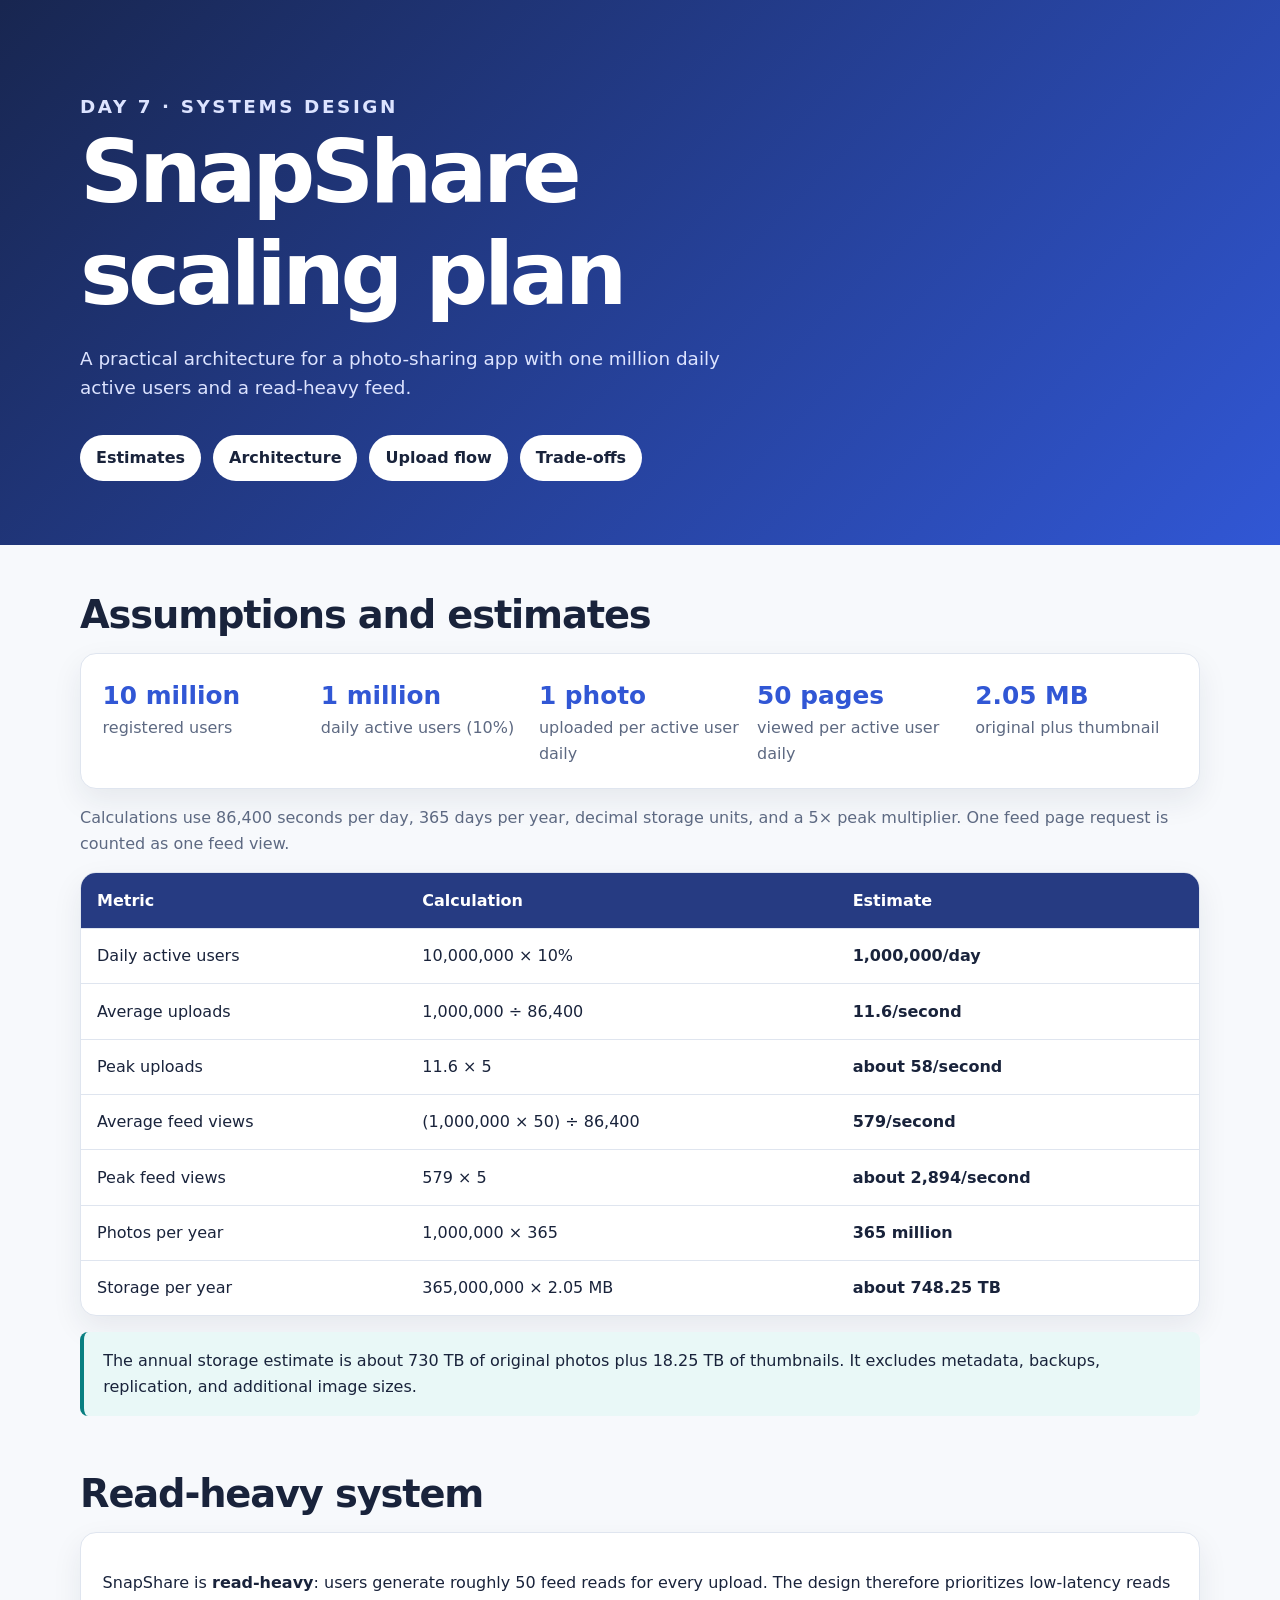
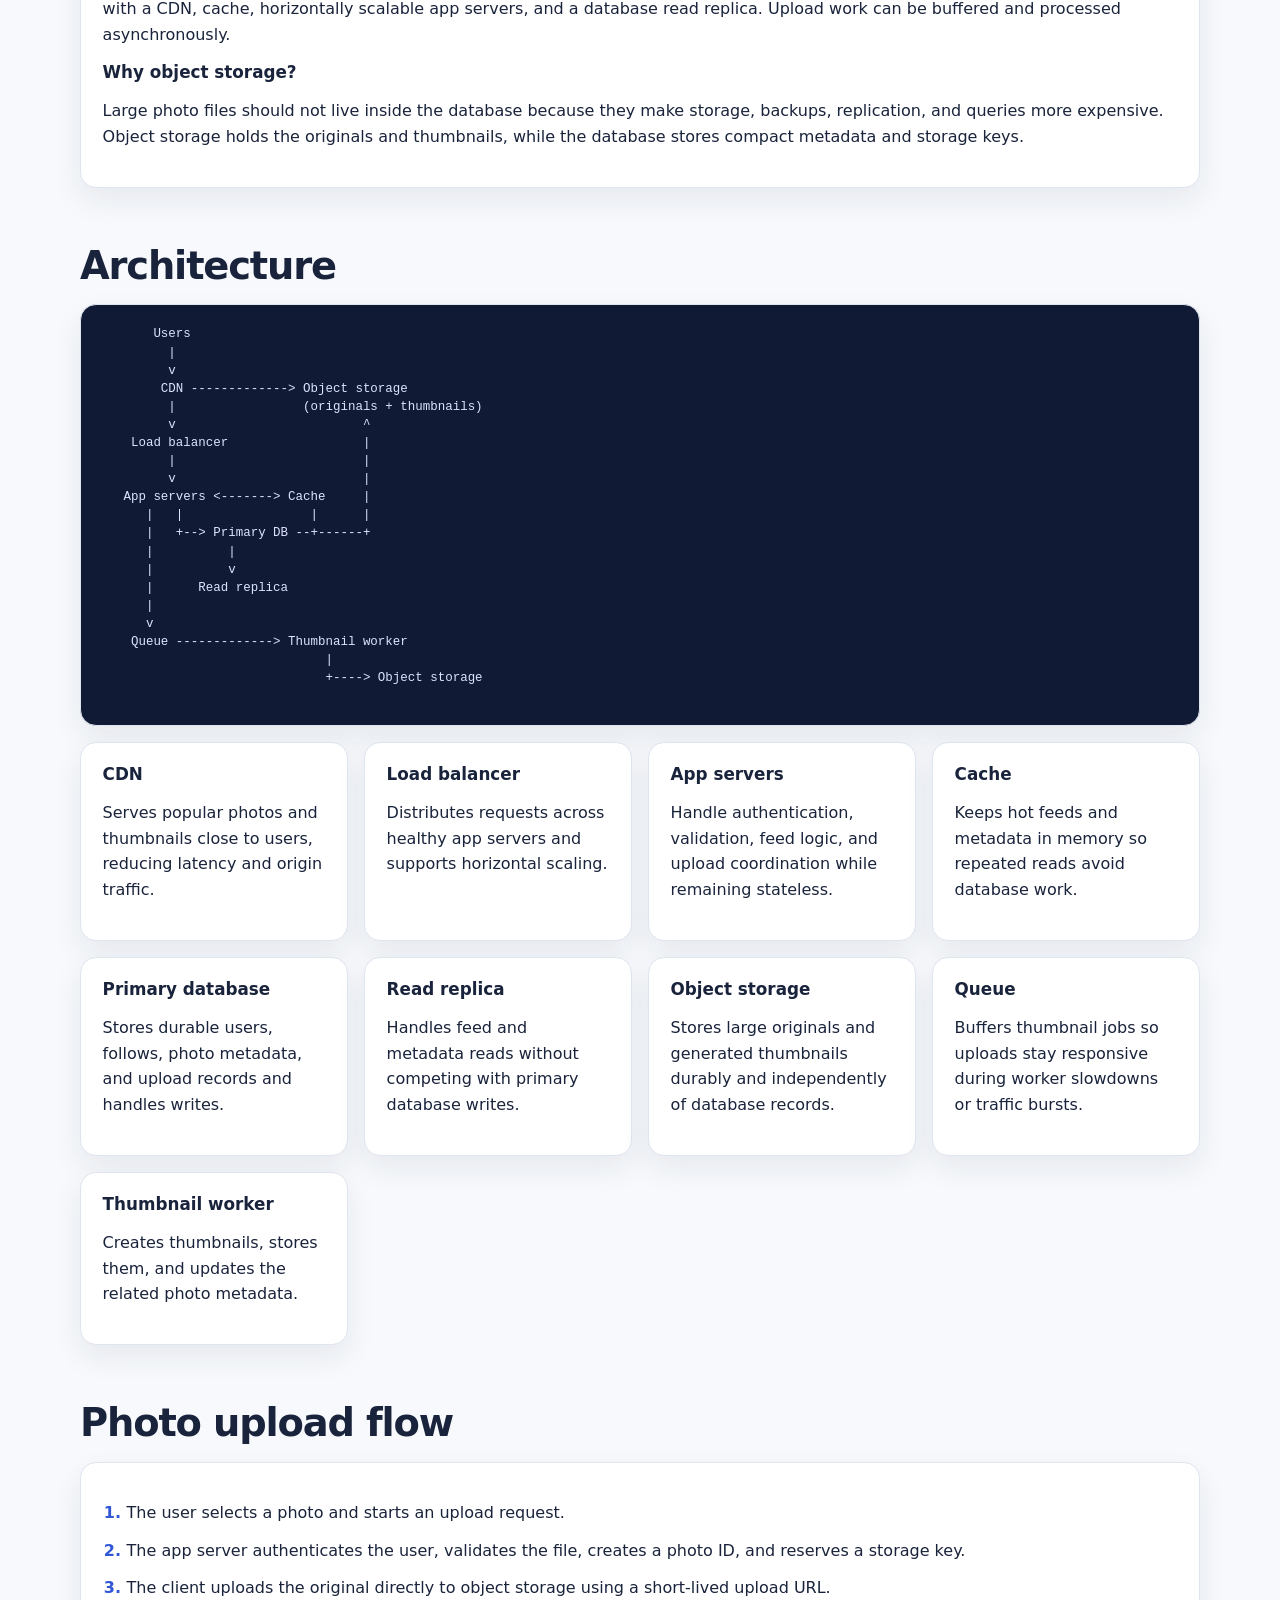
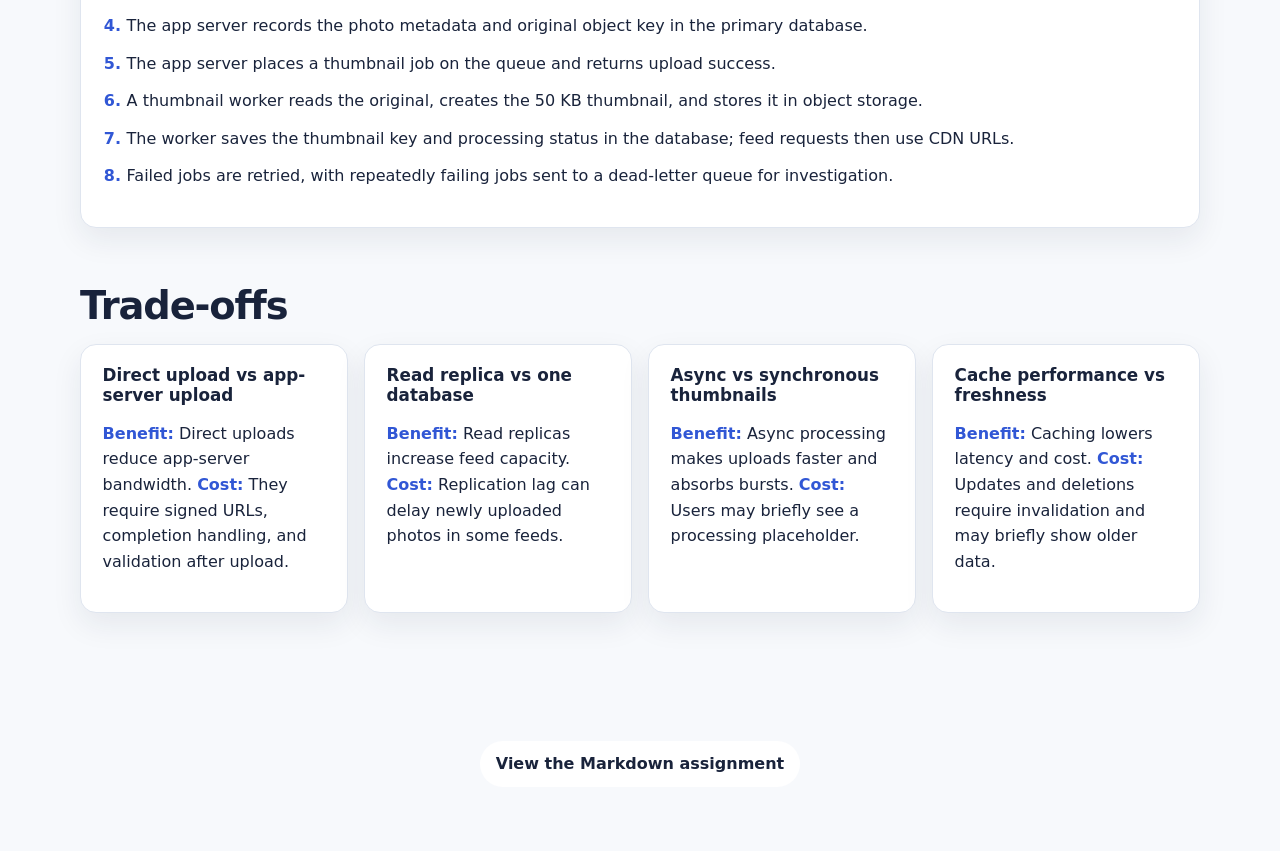
<file: index.html>
<!DOCTYPE html>
<html lang="en">
  <head>
    <meta charset="UTF-8" />
    <meta name="viewport" content="width=device-width, initial-scale=1.0" />
    <meta http-equiv="refresh" content="0; url=day7/index.html" />
    <title>SnapShare Scaling Plan</title>
  </head>
  <body>
    <p><a href="day7/index.html">Open SnapShare Scaling Plan</a></p>
  </body>
</html>
</file>
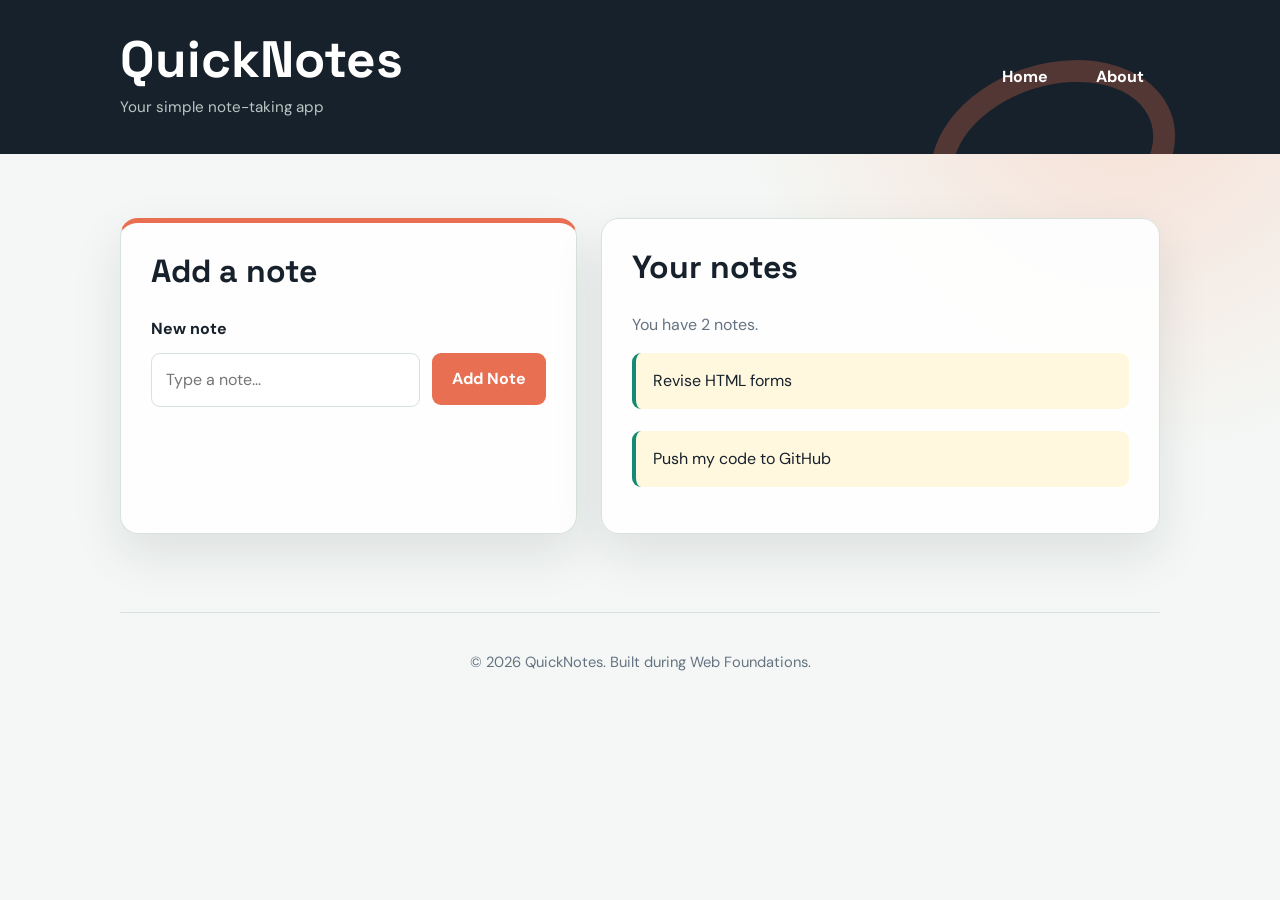
<file: day1/index.html>
<!DOCTYPE html>
<html lang="en">
  <head>
    <meta charset="UTF-8" />
    <meta name="viewport" content="width=device-width, initial-scale=1.0" />
    <title>QuickNotes - Home</title>
    <link rel="stylesheet" href="styles.css" />
  </head>
  <body>
    <header>
      <div class="brand">
        <h1>QuickNotes</h1>
        <p>Your simple note-taking app</p>
      </div>
      <nav>
        <a href="index.html">Home</a>
        <a href="about.html">About</a>
      </nav>
    </header>

    <main class="home-main">
      <section>
        <h2>Add a note</h2>
        <form id="note-form">
          <label for="note-input">New note</label>
          <input type="text" id="note-input" placeholder="Type a note..." />
          <button type="submit">Add Note</button>
        </form>
      </section>

      <section>
        <h2>Your notes</h2>
        <p id="note-count">You have 2 notes.</p>
        <ul id="notes-list">
          <li class="note">Revise HTML forms</li>
          <li class="note">Push my code to GitHub</li>
        </ul>
      </section>
    </main>

    <footer>
      <p>&copy; 2026 QuickNotes. Built during Web Foundations.</p>
    </footer>

  </body>
</html>
</file>
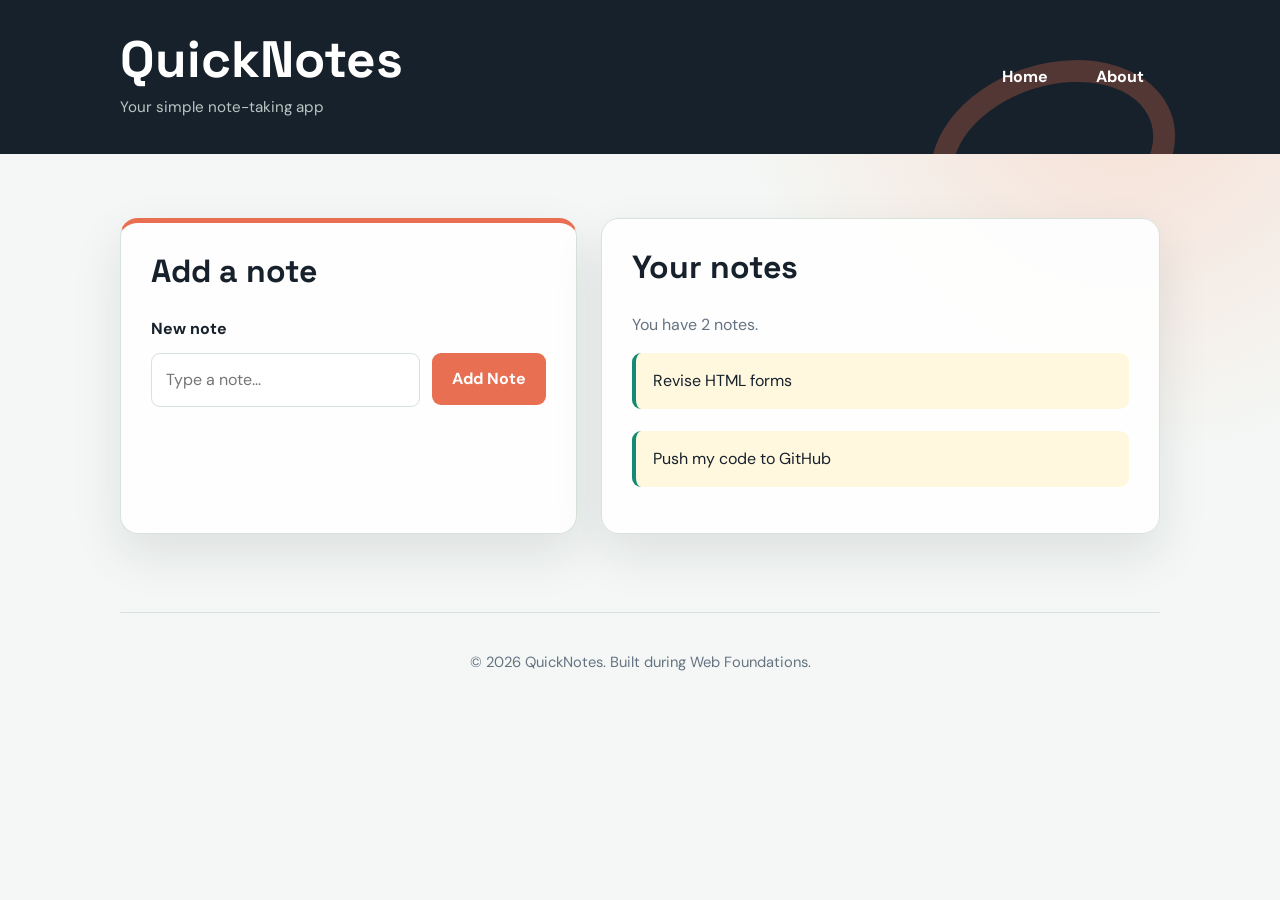
<file: day2/index.html>
<!DOCTYPE html>
<html lang="en">
  <head>
    <meta charset="UTF-8" />
    <meta name="viewport" content="width=device-width, initial-scale=1.0" />
    <title>QuickNotes - Home</title>
    <link rel="stylesheet" href="style.css" />
  </head>
  <body>
    <header>
      <div class="brand">
        <h1>QuickNotes</h1>
        <p>Your simple note-taking app</p>
      </div>
      <nav>
        <a href="index.html">Home</a>
        <a href="about.html">About</a>
      </nav>
    </header>

    <main class="home-main">
      <section>
        <h2>Add a note</h2>
        <form id="note-form">
          <label for="note-input">New note</label>
          <input type="text" id="note-input" placeholder="Type a note..." />
          <button type="submit">Add Note</button>
        </form>
      </section>

      <section>
        <h2>Your notes</h2>
        <p id="note-count">You have 2 notes.</p>
        <ul id="notes-list">
          <li class="note">Revise HTML forms</li>
          <li class="note">Push my code to GitHub</li>
        </ul>
      </section>
    </main>

    <footer>
      <p>&copy; 2026 QuickNotes. Built during Web Foundations.</p>
    </footer>

  </body>
</html>
</file>
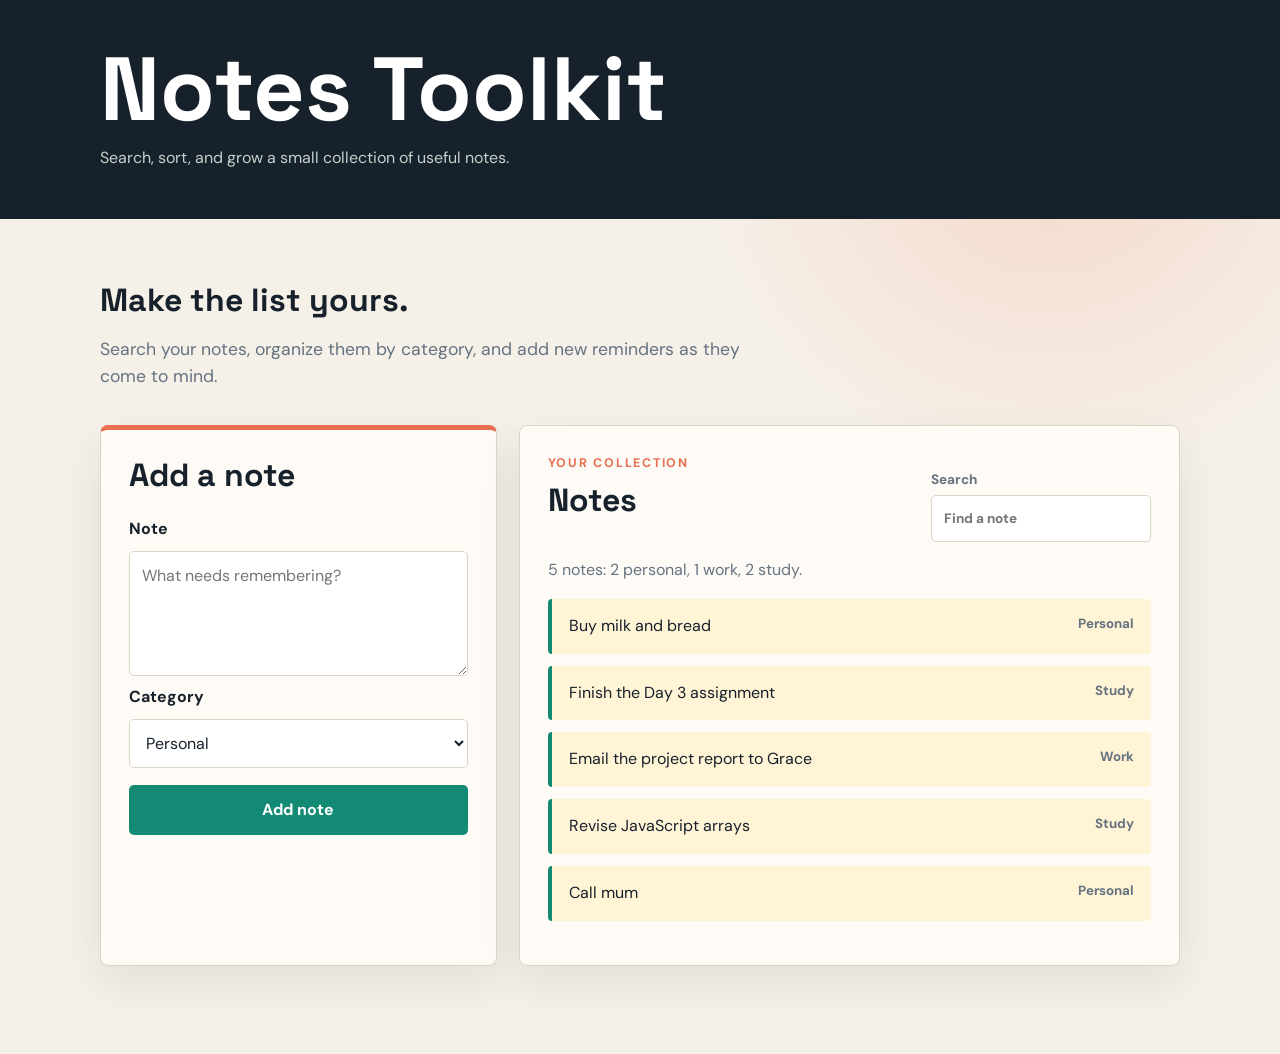
<file: day3/index.html>
<!DOCTYPE html>
<html lang="en">
  <head>
    <meta charset="UTF-8" />
    <meta name="viewport" content="width=device-width, initial-scale=1.0" />
    <link rel="stylesheet" href="style.css" />
    <title>Notes Toolkit</title>
    <script src="script.js" defer></script>
  </head>
  <body>
    <header>
      <div class="brand">
        <h1>Notes Toolkit</h1>
        <p>Search, sort, and grow a small collection of useful notes.</p>
      </div>
    </header>

    <main>
      <section class="intro">
        <h2>Make the list yours.</h2>
        <p>Search your notes, organize them by category, and add new reminders as they come to mind.</p>
      </section>

      <div class="workspace">
        <section class="panel">
          <h2>Add a note</h2>
          <form id="note-form">
            <label for="note-text">Note</label>
            <textarea id="note-text" rows="4" maxlength="200" placeholder="What needs remembering?"></textarea>
            <label for="note-category">Category</label>
            <select id="note-category">
              <option value="personal">Personal</option>
              <option value="work">Work</option>
              <option value="study">Study</option>
            </select>
            <button type="submit">Add note</button>
            <p id="form-message" class="form-message" role="status"></p>
          </form>
        </section>

        <section class="panel notes-panel">
          <div class="section-heading">
            <div>
              <p class="eyebrow">Your collection</p>
              <h2>Notes</h2>
            </div>
            <label class="search-label" for="search-input">Search <input id="search-input" type="search" placeholder="Find a note" /></label>
          </div>
          <p id="summary"></p>
          <ul id="notes-list"></ul>
          <p id="empty-state" class="empty-state" hidden>No notes match that search.</p>
        </section>
      </div>
    </main>
  </body>
</html>
</file>
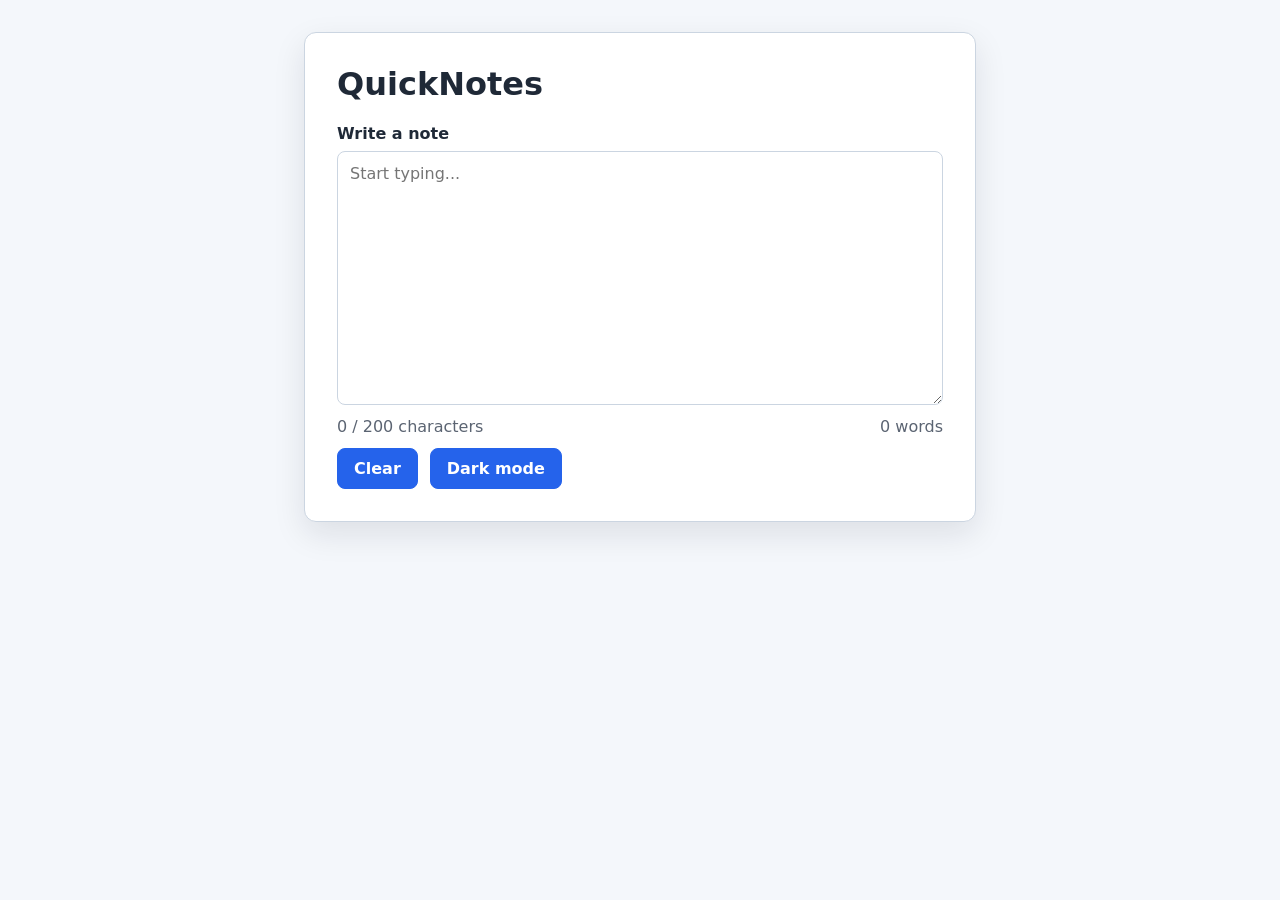
<file: day4/index.html>
<!DOCTYPE html>
<html lang="en">
  <head>
    <meta charset="UTF-8" />
    <meta name="viewport" content="width=device-width, initial-scale=1.0" />
    <link rel="stylesheet" href="style.css" />
    <script src="script.js" defer></script>
    <title>QuickNotes</title>
  </head>
  <body>
    <main class="notes-app">
      <h1>QuickNotes</h1>
      <label for="note-text">Write a note</label>
      <textarea
        id="note-text"
        name="note"
        rows="12"
        placeholder="Start typing..."
      ></textarea>

      <div class="status" aria-live="polite">
        <p id="char-count">0 / 200 characters</p>
        <p id="word-count">0 words</p>
      </div>

      <div class="actions">
        <button id="clear-btn" type="button">Clear</button>
        <button id="theme-toggle" type="button">Dark mode</button>
      </div>
    </main>
  </body>
</html>
</file>
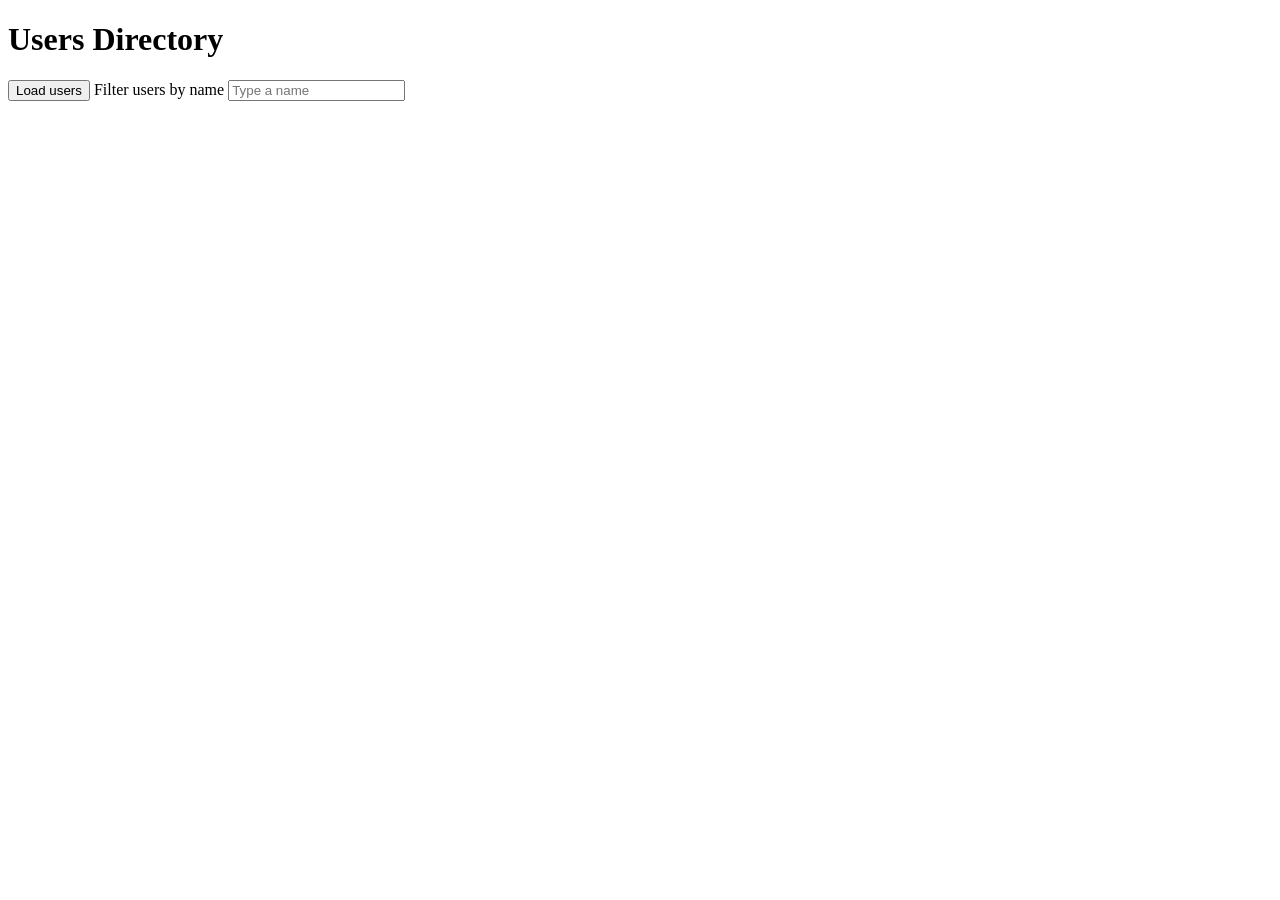
<file: day5/index.html>
<!DOCTYPE html>
<html lang="en">
  <head>
    <meta charset="UTF-8" />
    <meta name="viewport" content="width=device-width, initial-scale=1.0" />
    <title>Users Directory</title>
    <script src="users.js" defer></script>
  </head>
  <body>
    <main>
      <h1>Users Directory</h1>

      <button id="load-users" type="button">Load users</button>

      <label for="filter-input">Filter users by name</label>
      <input
        id="filter-input"
        name="filter"
        type="search"
        placeholder="Type a name"
      />

      <p id="status" role="status" aria-live="polite"></p>
      <ul id="users-list"></ul>
    </main>
  </body>
</html>
</file>
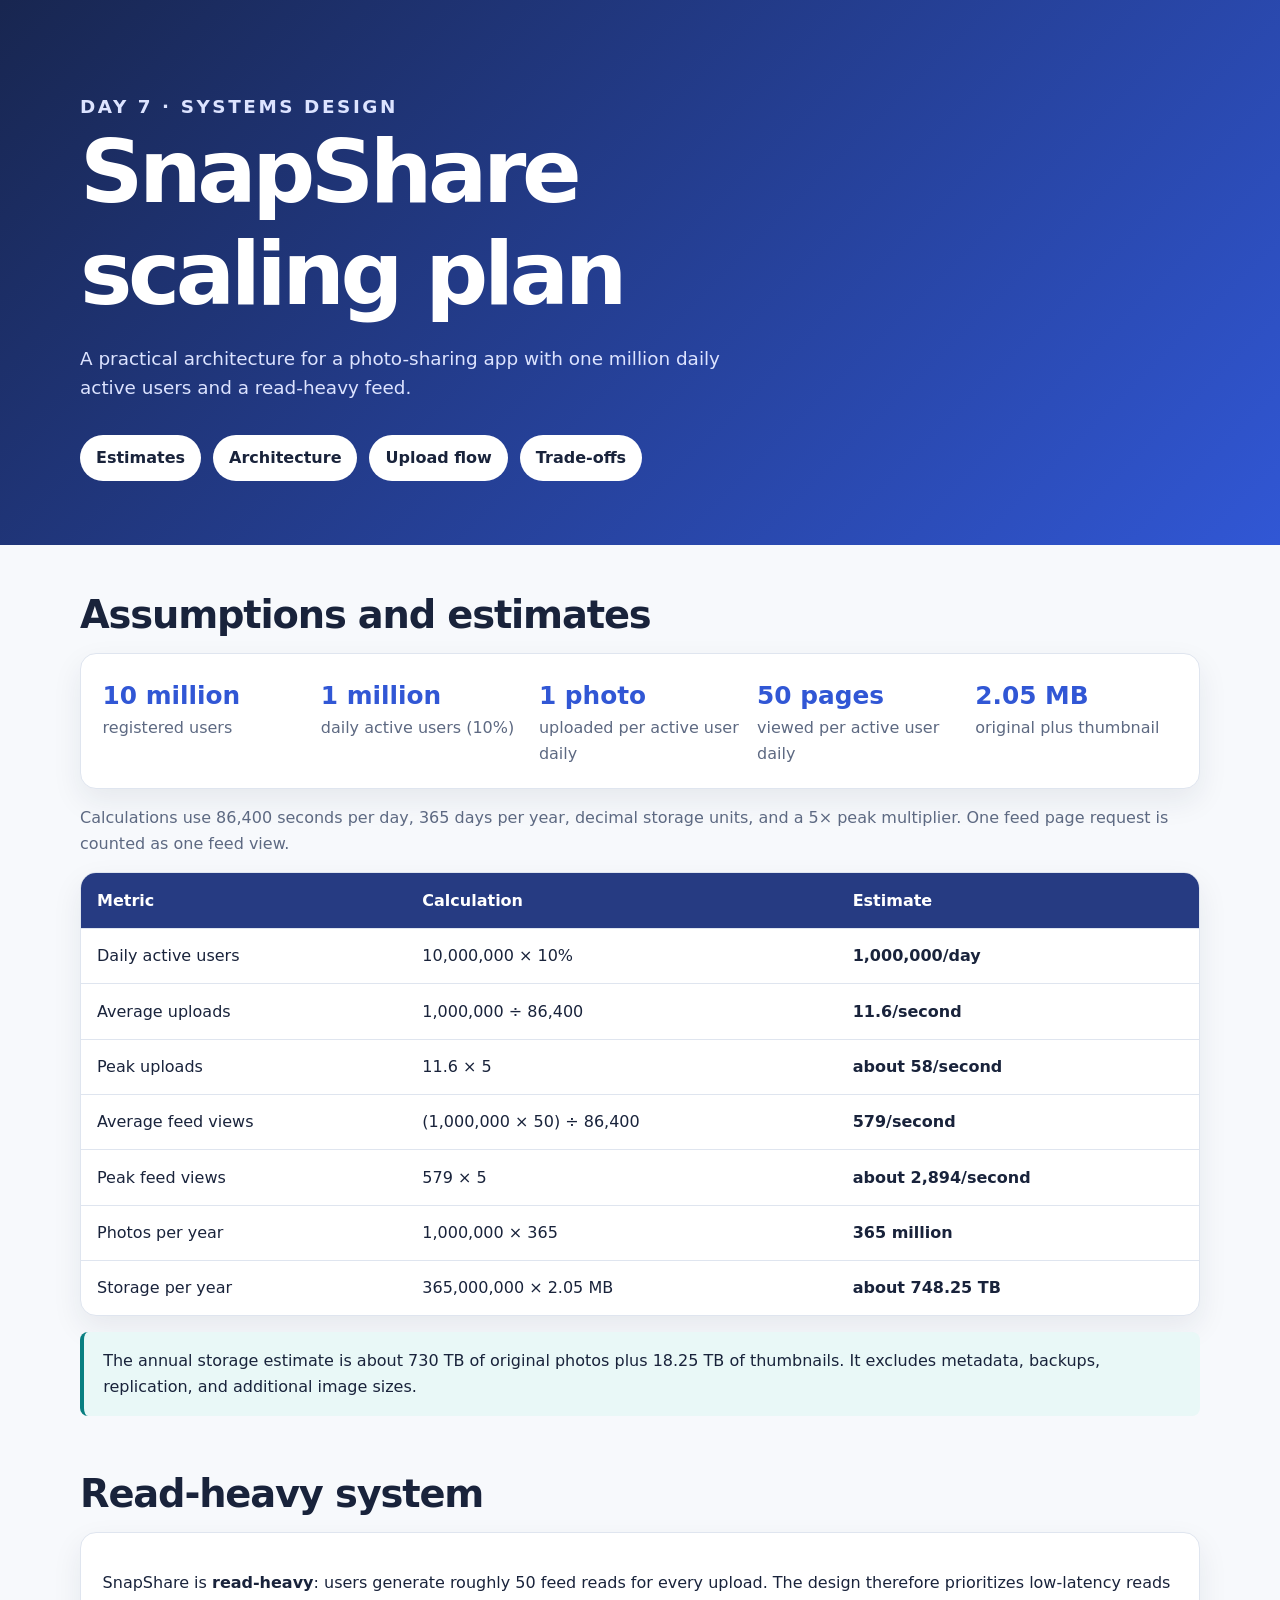
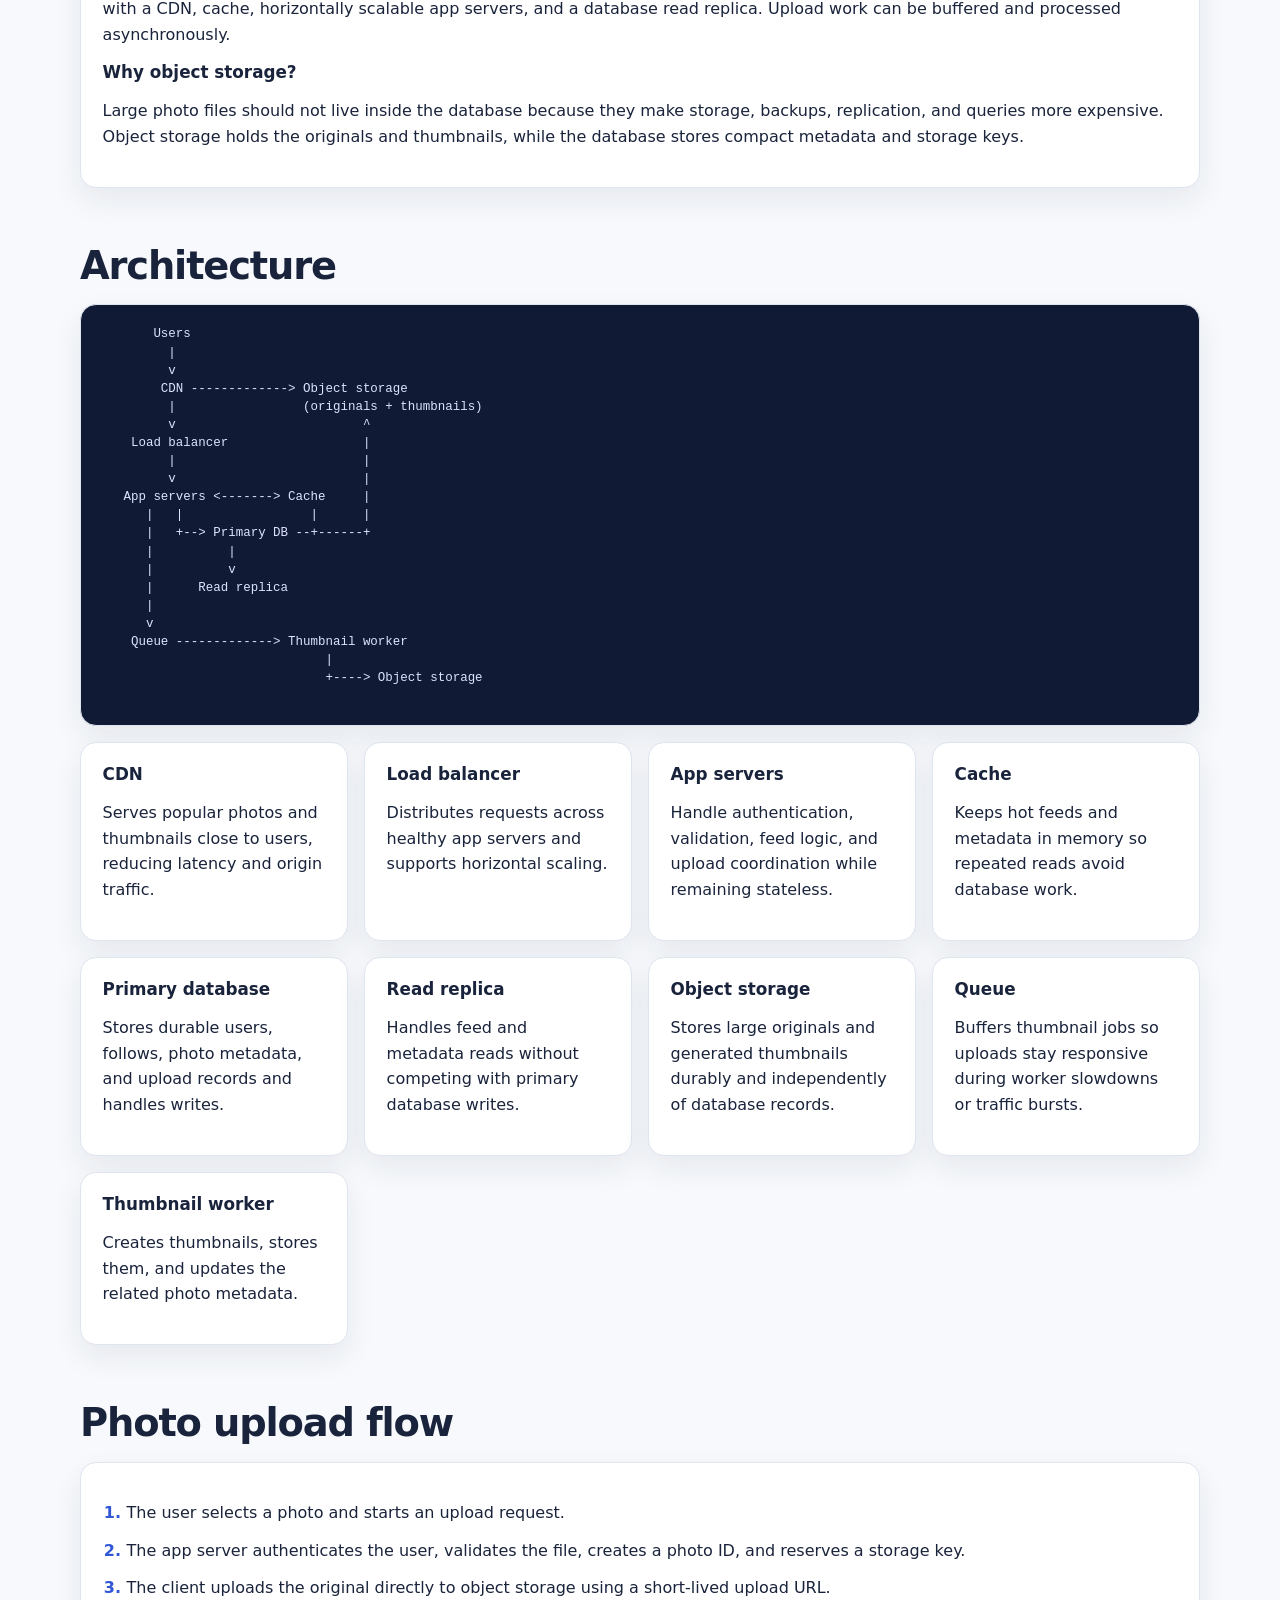
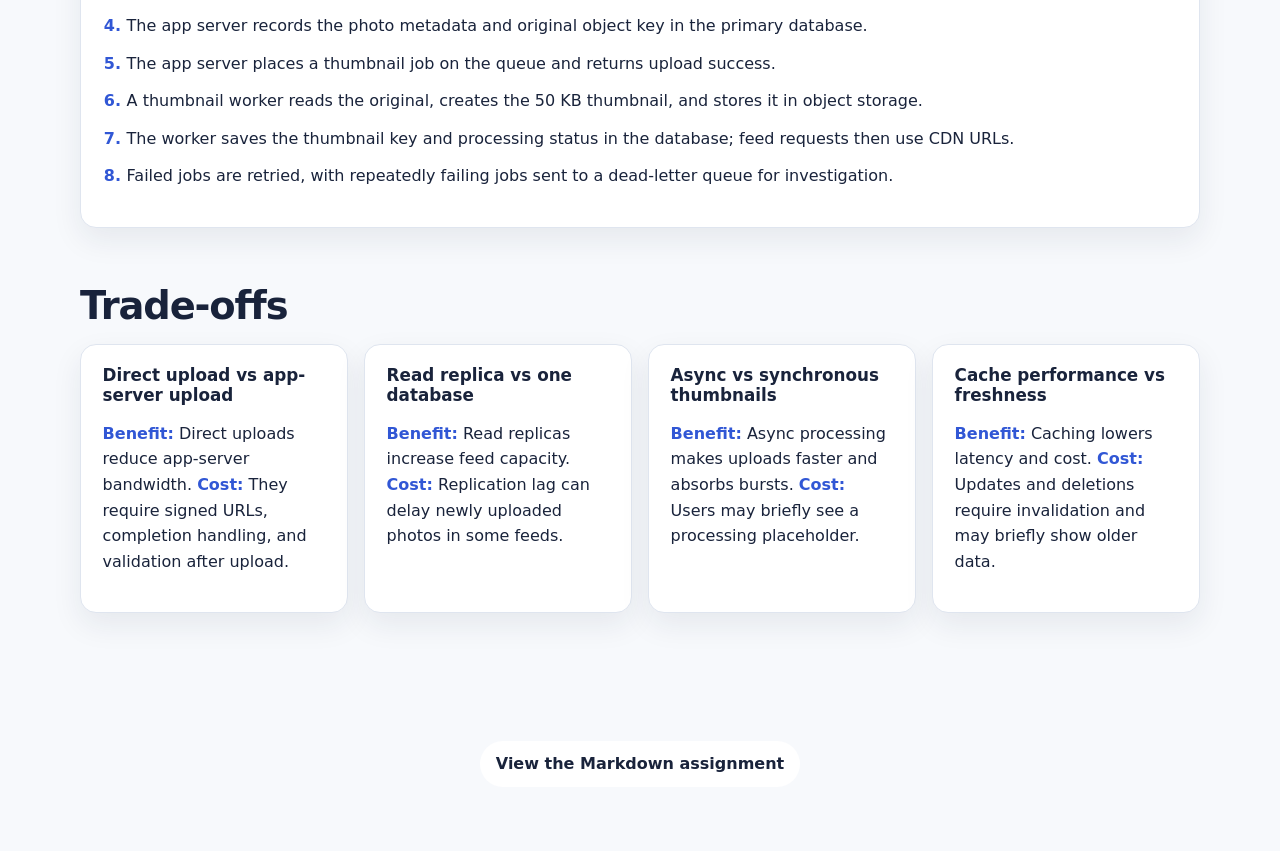
<file: day7/index.html>
<!DOCTYPE html>
<html lang="en">
  <head>
    <meta charset="UTF-8" />
    <meta name="viewport" content="width=device-width, initial-scale=1.0" />
    <meta
      name="description"
      content="SnapShare photo-sharing app scaling plan"
    />
    <title>SnapShare | Scaling Plan</title>
    <style>
      :root {
        color-scheme: light;
        --ink: #19233b;
        --muted: #5d6982;
        --paper: #f7f9fc;
        --card: #ffffff;
        --line: #dfe5ef;
        --blue: #3157d5;
        --blue-soft: #e9eeff;
        --teal: #087f81;
        --shadow: 0 12px 30px rgba(25, 35, 59, 0.08);
      }

      * {
        box-sizing: border-box;
      }

      body {
        margin: 0;
        color: var(--ink);
        background: var(--paper);
        font-family: Inter, ui-sans-serif, system-ui, -apple-system, BlinkMacSystemFont,
          "Segoe UI", sans-serif;
        line-height: 1.6;
      }

      header {
        color: #fff;
        background: linear-gradient(135deg, #182650, #3157d5);
      }

      .wrap {
        width: min(1120px, calc(100% - 2rem));
        margin: 0 auto;
      }

      .hero {
        padding: 4.5rem 0 4rem;
      }

      .eyebrow {
        margin: 0 0 0.75rem;
        color: #b9c7ff;
        font-size: 0.78rem;
        font-weight: 800;
        letter-spacing: 0.14em;
        text-transform: uppercase;
      }

      h1,
      h2,
      h3 {
        line-height: 1.15;
      }

      h1 {
        max-width: 760px;
        margin: 0;
        font-size: clamp(2.5rem, 7vw, 5.5rem);
        letter-spacing: -0.05em;
      }

      .hero p {
        max-width: 680px;
        margin: 1.25rem 0 0;
        color: #dce3ff;
        font-size: 1.15rem;
      }

      nav {
        display: flex;
        flex-wrap: wrap;
        gap: 0.75rem;
        margin-top: 2rem;
      }

      nav a,
      .source-link {
        display: inline-block;
        padding: 0.65rem 1rem;
        border-radius: 999px;
        color: var(--ink);
        background: #fff;
        font-weight: 700;
        text-decoration: none;
      }

      nav a:hover,
      nav a:focus-visible,
      .source-link:hover,
      .source-link:focus-visible {
        color: var(--blue);
        outline: 3px solid #b9c7ff;
        outline-offset: 2px;
      }

      main {
        padding: 3rem 0 5rem;
      }

      section {
        margin-top: 3.5rem;
        scroll-margin-top: 1.5rem;
      }

      section:first-child {
        margin-top: 0;
      }

      h2 {
        margin: 0 0 1rem;
        font-size: clamp(1.7rem, 3vw, 2.5rem);
        letter-spacing: -0.03em;
      }

      h3 {
        margin: 0 0 0.5rem;
        font-size: 1.05rem;
      }

      .intro,
      .card,
      .tradeoff,
      .diagram {
        border: 1px solid var(--line);
        border-radius: 1rem;
        background: var(--card);
        box-shadow: var(--shadow);
      }

      .intro,
      .card,
      .tradeoff {
        padding: 1.35rem;
      }

      .intro {
        display: grid;
        grid-template-columns: repeat(auto-fit, minmax(190px, 1fr));
        gap: 1rem;
      }

      .metric strong {
        display: block;
        color: var(--blue);
        font-size: 1.55rem;
      }

      .metric span,
      .muted {
        color: var(--muted);
      }

      .table-wrap {
        overflow-x: auto;
        border: 1px solid var(--line);
        border-radius: 1rem;
        background: var(--card);
        box-shadow: var(--shadow);
      }

      table {
        width: 100%;
        border-collapse: collapse;
        min-width: 650px;
      }

      th,
      td {
        padding: 0.9rem 1rem;
        border-bottom: 1px solid var(--line);
        text-align: left;
        vertical-align: top;
      }

      th {
        color: #fff;
        background: #263b82;
      }

      tr:last-child td {
        border-bottom: 0;
      }

      .callout {
        margin-top: 1rem;
        padding: 1rem 1.2rem;
        border-left: 4px solid var(--teal);
        border-radius: 0.5rem;
        background: #e9f8f7;
      }

      .diagram {
        overflow-x: auto;
        padding: 1.25rem;
        background: #101a35;
      }

      pre {
        margin: 0;
        color: #dce3ff;
        font: 0.78rem/1.45 "Cascadia Code", Consolas, monospace;
      }

      .grid {
        display: grid;
        grid-template-columns: repeat(auto-fit, minmax(220px, 1fr));
        gap: 1rem;
      }

      ol {
        display: grid;
        gap: 0.75rem;
        padding-left: 1.5rem;
      }

      li::marker {
        color: var(--blue);
        font-weight: 800;
      }

      .tradeoff strong {
        color: var(--blue);
      }

      footer {
        padding: 2rem 0 3rem;
        color: var(--muted);
        text-align: center;
      }

      @media (max-width: 640px) {
        .hero {
          padding: 3rem 0;
        }

        main {
          padding-top: 2rem;
        }
      }
    </style>
  </head>
  <body>
    <header>
      <div class="wrap hero">
        <p class="eyebrow">Day 7 · Systems design</p>
        <h1>SnapShare scaling plan</h1>
        <p>
          A practical architecture for a photo-sharing app with one million
          daily active users and a read-heavy feed.
        </p>
        <nav aria-label="Page sections">
          <a href="#estimates">Estimates</a>
          <a href="#architecture">Architecture</a>
          <a href="#upload-flow">Upload flow</a>
          <a href="#trade-offs">Trade-offs</a>
        </nav>
      </div>
    </header>

    <main class="wrap">
      <section id="estimates" aria-labelledby="estimates-heading">
        <h2 id="estimates-heading">Assumptions and estimates</h2>
        <div class="intro">
          <div class="metric">
            <strong>10 million</strong>
            <span>registered users</span>
          </div>
          <div class="metric">
            <strong>1 million</strong>
            <span>daily active users (10%)</span>
          </div>
          <div class="metric">
            <strong>1 photo</strong>
            <span>uploaded per active user daily</span>
          </div>
          <div class="metric">
            <strong>50 pages</strong>
            <span>viewed per active user daily</span>
          </div>
          <div class="metric">
            <strong>2.05 MB</strong>
            <span>original plus thumbnail</span>
          </div>
        </div>
        <p class="muted">
          Calculations use 86,400 seconds per day, 365 days per year, decimal
          storage units, and a 5× peak multiplier. One feed page request is
          counted as one feed view.
        </p>
        <div class="table-wrap">
          <table>
            <thead>
              <tr>
                <th>Metric</th>
                <th>Calculation</th>
                <th>Estimate</th>
              </tr>
            </thead>
            <tbody>
              <tr><td>Daily active users</td><td>10,000,000 × 10%</td><td><strong>1,000,000/day</strong></td></tr>
              <tr><td>Average uploads</td><td>1,000,000 ÷ 86,400</td><td><strong>11.6/second</strong></td></tr>
              <tr><td>Peak uploads</td><td>11.6 × 5</td><td><strong>about 58/second</strong></td></tr>
              <tr><td>Average feed views</td><td>(1,000,000 × 50) ÷ 86,400</td><td><strong>579/second</strong></td></tr>
              <tr><td>Peak feed views</td><td>579 × 5</td><td><strong>about 2,894/second</strong></td></tr>
              <tr><td>Photos per year</td><td>1,000,000 × 365</td><td><strong>365 million</strong></td></tr>
              <tr><td>Storage per year</td><td>365,000,000 × 2.05 MB</td><td><strong>about 748.25 TB</strong></td></tr>
            </tbody>
          </table>
        </div>
        <div class="callout">
          The annual storage estimate is about 730 TB of original photos plus
          18.25 TB of thumbnails. It excludes metadata, backups, replication,
          and additional image sizes.
        </div>
      </section>

      <section aria-labelledby="pattern-heading">
        <h2 id="pattern-heading">Read-heavy system</h2>
        <div class="card">
          <p>
            SnapShare is <strong>read-heavy</strong>: users generate roughly
            50 feed reads for every upload. The design therefore prioritizes
            low-latency reads with a CDN, cache, horizontally scalable app
            servers, and a database read replica. Upload work can be buffered
            and processed asynchronously.
          </p>
          <h3>Why object storage?</h3>
          <p>
            Large photo files should not live inside the database because they
            make storage, backups, replication, and queries more expensive.
            Object storage holds the originals and thumbnails, while the
            database stores compact metadata and storage keys.
          </p>
        </div>
      </section>

      <section id="architecture" aria-labelledby="architecture-heading">
        <h2 id="architecture-heading">Architecture</h2>
        <div class="diagram">
          <pre aria-label="SnapShare architecture diagram">
       Users
         |
         v
        CDN -------------> Object storage
         |                 (originals + thumbnails)
         v                         ^
    Load balancer                  |
         |                         |
         v                         |
   App servers <-------> Cache     |
      |   |                 |      |
      |   +--> Primary DB --+------+
      |          |
      |          v
      |      Read replica
      |
      v
    Queue -------------> Thumbnail worker
                              |
                              +----> Object storage
          </pre>
        </div>
        <div class="grid" style="margin-top: 1rem">
          <div class="card"><h3>CDN</h3><p>Serves popular photos and thumbnails close to users, reducing latency and origin traffic.</p></div>
          <div class="card"><h3>Load balancer</h3><p>Distributes requests across healthy app servers and supports horizontal scaling.</p></div>
          <div class="card"><h3>App servers</h3><p>Handle authentication, validation, feed logic, and upload coordination while remaining stateless.</p></div>
          <div class="card"><h3>Cache</h3><p>Keeps hot feeds and metadata in memory so repeated reads avoid database work.</p></div>
          <div class="card"><h3>Primary database</h3><p>Stores durable users, follows, photo metadata, and upload records and handles writes.</p></div>
          <div class="card"><h3>Read replica</h3><p>Handles feed and metadata reads without competing with primary database writes.</p></div>
          <div class="card"><h3>Object storage</h3><p>Stores large originals and generated thumbnails durably and independently of database records.</p></div>
          <div class="card"><h3>Queue</h3><p>Buffers thumbnail jobs so uploads stay responsive during worker slowdowns or traffic bursts.</p></div>
          <div class="card"><h3>Thumbnail worker</h3><p>Creates thumbnails, stores them, and updates the related photo metadata.</p></div>
        </div>
      </section>

      <section id="upload-flow" aria-labelledby="flow-heading">
        <h2 id="flow-heading">Photo upload flow</h2>
        <div class="card">
          <ol>
            <li>The user selects a photo and starts an upload request.</li>
            <li>The app server authenticates the user, validates the file, creates a photo ID, and reserves a storage key.</li>
            <li>The client uploads the original directly to object storage using a short-lived upload URL.</li>
            <li>The app server records the photo metadata and original object key in the primary database.</li>
            <li>The app server places a thumbnail job on the queue and returns upload success.</li>
            <li>A thumbnail worker reads the original, creates the 50 KB thumbnail, and stores it in object storage.</li>
            <li>The worker saves the thumbnail key and processing status in the database; feed requests then use CDN URLs.</li>
            <li>Failed jobs are retried, with repeatedly failing jobs sent to a dead-letter queue for investigation.</li>
          </ol>
        </div>
      </section>

      <section id="trade-offs" aria-labelledby="trade-offs-heading">
        <h2 id="trade-offs-heading">Trade-offs</h2>
        <div class="grid">
          <div class="tradeoff">
            <h3>Direct upload vs app-server upload</h3>
            <p><strong>Benefit:</strong> Direct uploads reduce app-server bandwidth. <strong>Cost:</strong> They require signed URLs, completion handling, and validation after upload.</p>
          </div>
          <div class="tradeoff">
            <h3>Read replica vs one database</h3>
            <p><strong>Benefit:</strong> Read replicas increase feed capacity. <strong>Cost:</strong> Replication lag can delay newly uploaded photos in some feeds.</p>
          </div>
          <div class="tradeoff">
            <h3>Async vs synchronous thumbnails</h3>
            <p><strong>Benefit:</strong> Async processing makes uploads faster and absorbs bursts. <strong>Cost:</strong> Users may briefly see a processing placeholder.</p>
          </div>
          <div class="tradeoff">
            <h3>Cache performance vs freshness</h3>
            <p><strong>Benefit:</strong> Caching lowers latency and cost. <strong>Cost:</strong> Updates and deletions require invalidation and may briefly show older data.</p>
          </div>
        </div>
      </section>
    </main>

    <footer>
      <p>
        <a class="source-link" href="photo-app-scaling.md">View the Markdown assignment</a>
      </p>
    </footer>
  </body>
</html>
</file>
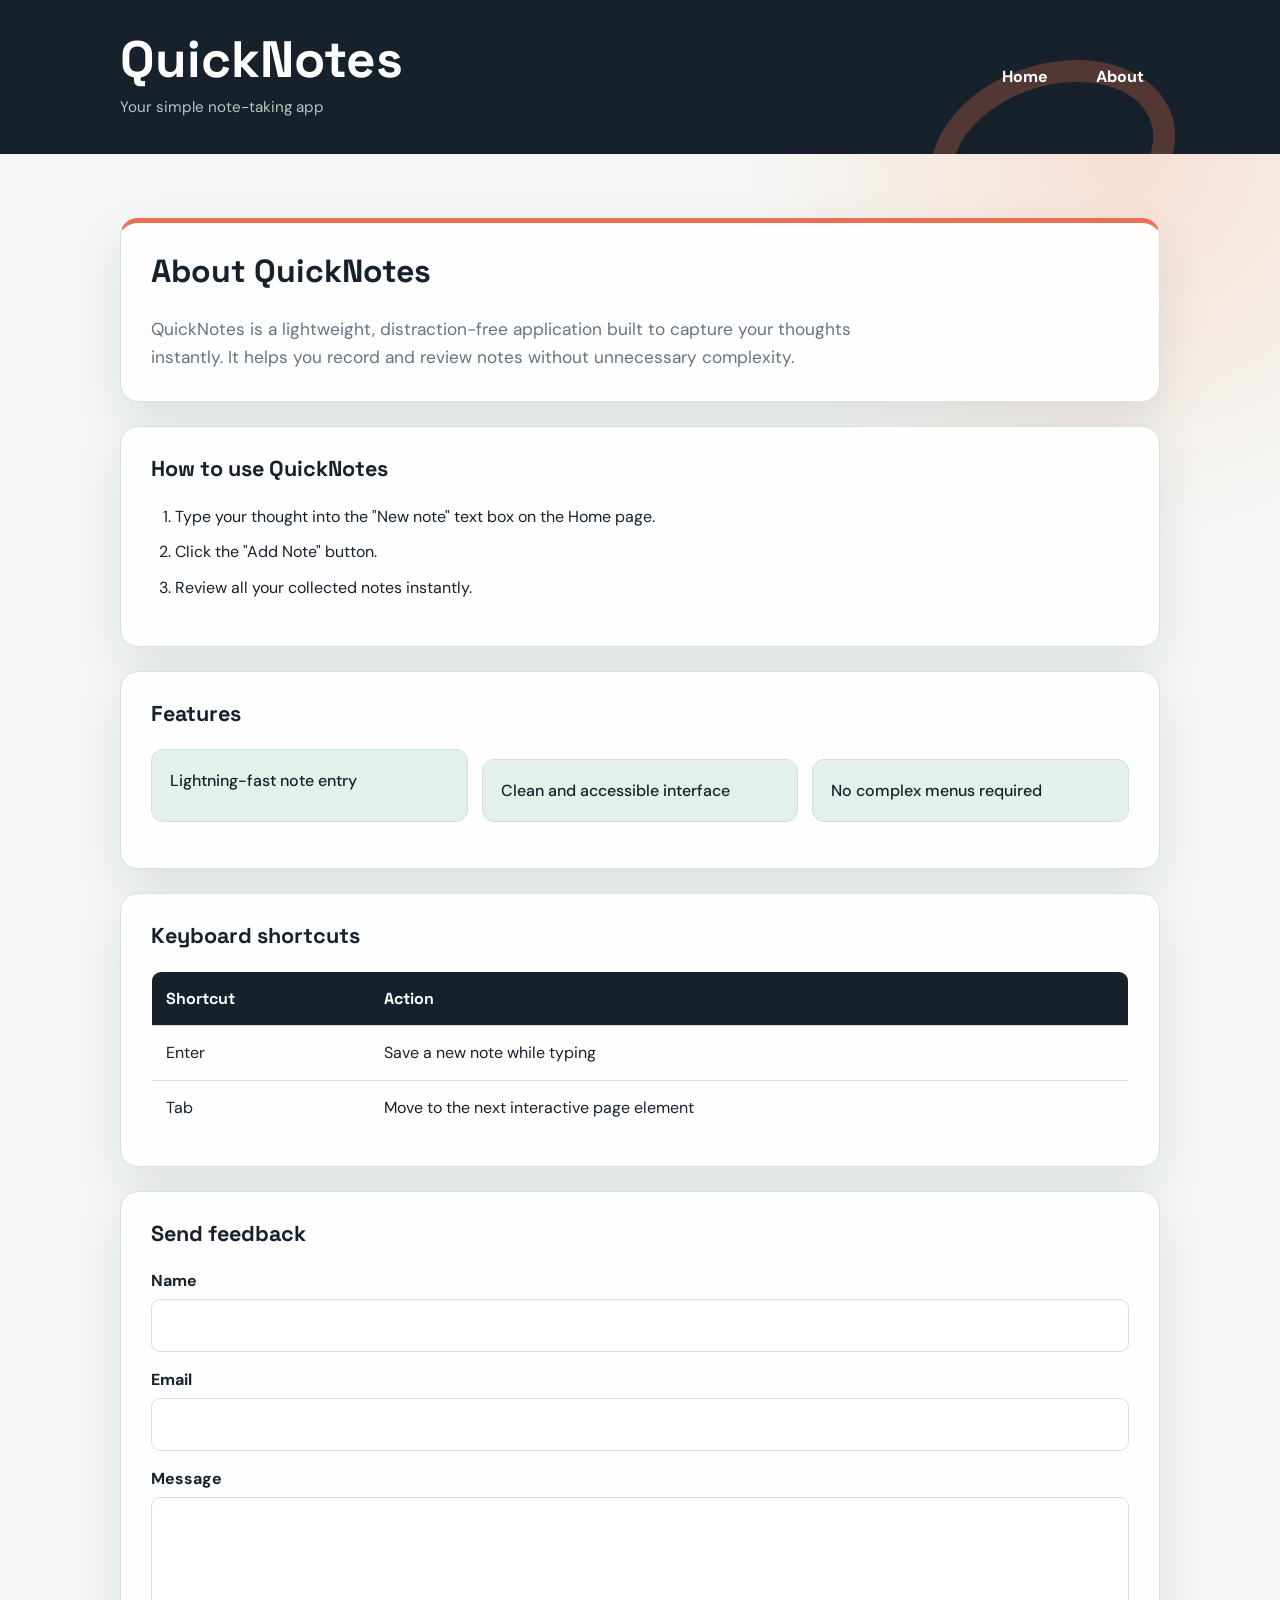
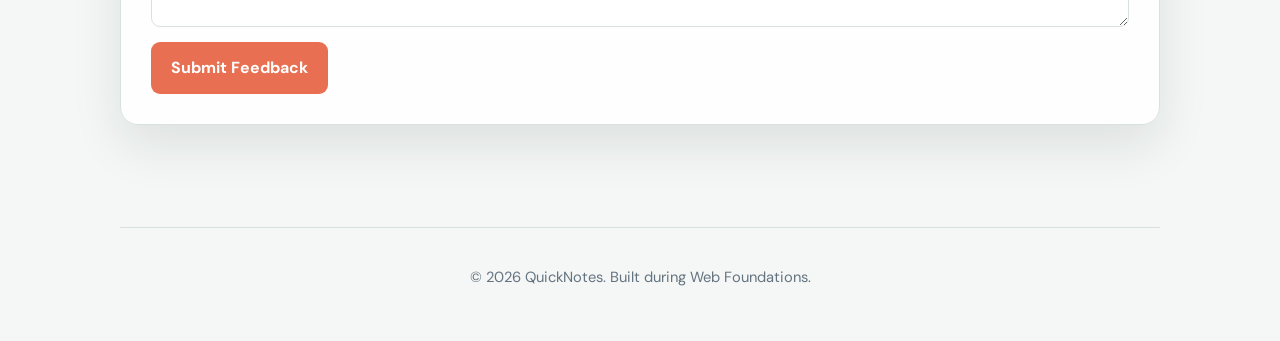
<file: day1/about.html>
<!DOCTYPE html>
<html lang="en">
  <head>
    <meta charset="UTF-8" />
    <meta name="viewport" content="width=device-width, initial-scale=1.0" />
    <title>QuickNotes - About</title>
    <link rel="stylesheet" href="styles.css" />
  </head>
  <body>
    <header>
      <div class="brand">
        <h1>QuickNotes</h1>
        <p>Your simple note-taking app</p>
      </div>
      <nav>
        <a href="index.html">Home</a>
        <a href="about.html">About</a>
      </nav>
    </header>

    <main>
      <div class="page-intro">
        <h2>About QuickNotes</h2>
        <p>QuickNotes is a lightweight, distraction-free application built to capture your thoughts instantly. It helps you record and review notes without unnecessary complexity.</p>
      </div>

      <section>
        <h3>How to use QuickNotes</h3>
        <ol>
          <li>Type your thought into the "New note" text box on the Home page.</li>
          <li>Click the "Add Note" button.</li>
          <li>Review all your collected notes instantly.</li>
        </ol>
      </section>

      <section>
        <h3>Features</h3>
        <ul class="features">
          <li>Lightning-fast note entry</li>
          <li>Clean and accessible interface</li>
          <li>No complex menus required</li>
        </ul>
      </section>

      <section>
        <h3>Keyboard shortcuts</h3>
        <table class="shortcuts-table">
          <thead>
            <tr>
              <th>Shortcut</th>
              <th>Action</th>
            </tr>
          </thead>
          <tbody>
            <tr>
              <td>Enter</td>
              <td>Save a new note while typing</td>
            </tr>
            <tr>
              <td>Tab</td>
              <td>Move to the next interactive page element</td>
            </tr>
          </tbody>
        </table>
      </section>

      <section>
        <h3>Send feedback</h3>
        <form id="feedback-form" class="feedback-form">
          <div>
            <label for="feedback-name">Name</label>
            <input type="text" id="feedback-name" name="name" required />
          </div>
          <div>
            <label for="feedback-email">Email</label>
            <input type="email" id="feedback-email" name="email" required />
          </div>
          <div>
            <label for="feedback-message">Message</label>
            <textarea id="feedback-message" name="message" required></textarea>
          </div>
          <button type="submit">Submit Feedback</button>
        </form>
      </section>
    </main>

    <footer>
      <p>&copy; 2026 QuickNotes. Built during Web Foundations.</p>
    </footer>
  </body>
</html>
</file>
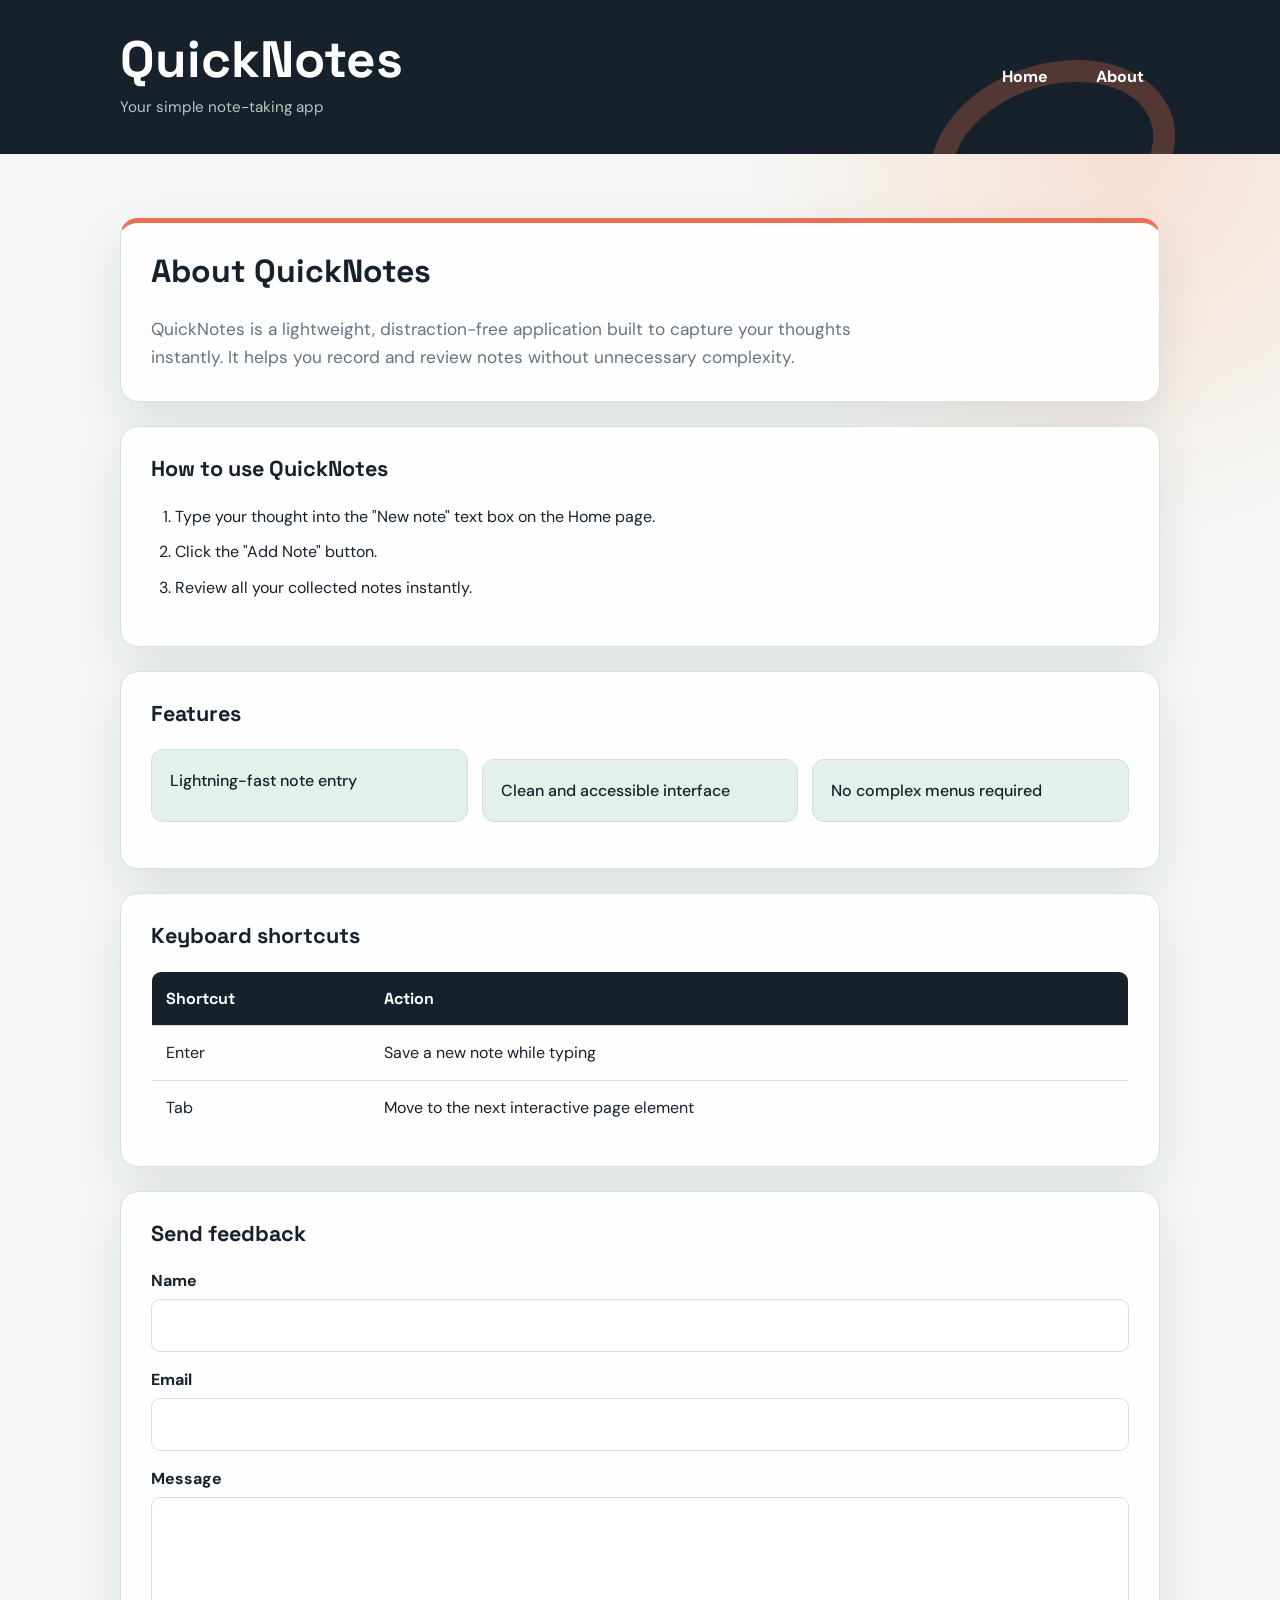
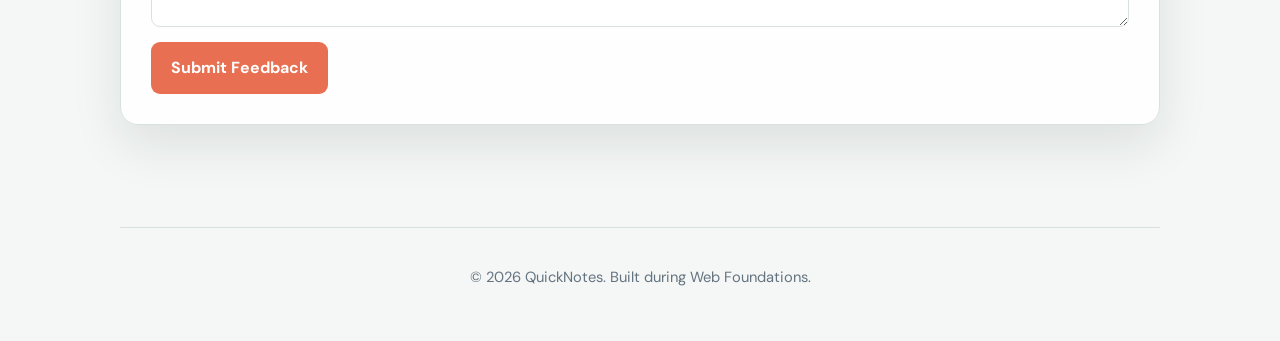
<file: day2/about.html>
<!DOCTYPE html>
<html lang="en">
  <head>
    <meta charset="UTF-8" />
    <meta name="viewport" content="width=device-width, initial-scale=1.0" />
    <title>QuickNotes - About</title>
    <link rel="stylesheet" href="style.css" />
  </head>
  <body>
    <header>
      <div class="brand">
        <h1>QuickNotes</h1>
        <p>Your simple note-taking app</p>
      </div>
      <nav>
        <a href="index.html">Home</a>
        <a href="about.html">About</a>
      </nav>
    </header>

    <main>
      <div class="page-intro">
        <h2>About QuickNotes</h2>
        <p>QuickNotes is a lightweight, distraction-free application built to capture your thoughts instantly. It helps you record and review notes without unnecessary complexity.</p>
      </div>

      <section>
        <h3>How to use QuickNotes</h3>
        <ol>
          <li>Type your thought into the "New note" text box on the Home page.</li>
          <li>Click the "Add Note" button.</li>
          <li>Review all your collected notes instantly.</li>
        </ol>
      </section>

      <section>
        <h3>Features</h3>
        <ul class="features">
          <li>Lightning-fast note entry</li>
          <li>Clean and accessible interface</li>
          <li>No complex menus required</li>
        </ul>
      </section>

      <section>
        <h3>Keyboard shortcuts</h3>
        <table class="shortcuts-table">
          <thead>
            <tr>
              <th>Shortcut</th>
              <th>Action</th>
            </tr>
          </thead>
          <tbody>
            <tr>
              <td>Enter</td>
              <td>Save a new note while typing</td>
            </tr>
            <tr>
              <td>Tab</td>
              <td>Move to the next interactive page element</td>
            </tr>
          </tbody>
        </table>
      </section>

      <section>
        <h3>Send feedback</h3>
        <form id="feedback-form" class="feedback-form">
          <div>
            <label for="feedback-name">Name</label>
            <input type="text" id="feedback-name" name="name" required />
          </div>
          <div>
            <label for="feedback-email">Email</label>
            <input type="email" id="feedback-email" name="email" required />
          </div>
          <div>
            <label for="feedback-message">Message</label>
            <textarea id="feedback-message" name="message" required></textarea>
          </div>

          <button type="submit">Submit Feedback</button>
        </form>
      </section>
    </main>

    <footer>
      <p>&copy; 2026 QuickNotes. Built during Web Foundations.</p>
    </footer>
  </body>
</html>
</file>
<file: day1/styles.css>
@import url("https://fonts.googleapis.com/css2?family=DM+Sans:wght@400;500;700&family=Space+Grotesk:wght@500;600;700&display=swap");

:root {
  --ink: #17212b;
  --muted: #657381;
  --paper: #f4f7f5;
  --surface: #ffffff;
  --line: #d8e2dd;
  --coral: #e86f51;
  --coral-dark: #b84d35;
  --teal: #138a73;
  --mint: #e4f1eb;
  --shadow: 0 20px 50px rgba(23, 33, 43, 0.1);
}

*,
*::before,
*::after {
  box-sizing: border-box;
}

body {
  min-height: 100vh;
  margin: 0;
  background: radial-gradient(circle at 88% 8%, #f7dfd3 0, transparent 24rem), var(--paper);
  color: var(--ink);
  font-family: "DM Sans", sans-serif;
  line-height: 1.6;
}

header {
  position: relative;
  overflow: hidden;
  display: flex;
  align-items: center;
  justify-content: space-between;
  gap: 32px;
  padding: 34px max(20px, calc((100% - 1040px) / 2));
  background: var(--ink);
  color: white;
}

header::after {
  position: absolute;
  right: 8%;
  bottom: -90px;
  width: 250px;
  height: 180px;
  border: 22px solid rgba(232, 111, 81, 0.28);
  border-radius: 50%;
  content: "";
  transform: rotate(-18deg);
}

.brand,
nav {
  position: relative;
  z-index: 1;
}

header h1,
h2,
h3 {
  font-family: "Space Grotesk", sans-serif;
}

header h1 {
  margin: 0;
  color: white;
  font-size: 3.2rem;
  line-height: 1;
}

.brand p {
  margin: 10px 0 0;
  color: #b8c7c4;
  font-size: 0.95rem;
}

nav {
  display: flex;
  align-items: center;
  gap: 16px;
}

nav a {
  padding: 9px 15px;
  border: 1px solid transparent;
  border-radius: 999px;
  color: white;
  font-weight: 700;
  text-decoration: none;
  transition: background-color 0.2s ease, border-color 0.2s ease, transform 0.2s ease;
}

nav a:hover,
nav a:focus-visible {
  border-color: rgba(255, 255, 255, 0.45);
  background: rgba(255, 255, 255, 0.12);
  transform: translateY(-2px);
}

main {
  width: min(100% - 40px, 1040px);
  margin: 0 auto;
  padding: 64px 0 78px;
}

.home-main {
  display: grid;
  grid-template-columns: minmax(0, 0.9fr) minmax(0, 1.1fr);
  gap: 24px;
  align-items: start;
}

section,
.page-intro {
  margin-bottom: 24px;
  padding: 30px;
  border: 1px solid var(--line);
  border-radius: 18px;
  background: rgba(255, 255, 255, 0.92);
  box-shadow: var(--shadow);
}

.home-main section {
  height: 100%;
  margin: 0;
}

section:first-child,
.page-intro {
  border-top: 5px solid var(--coral);
}

h2,
h3 {
  margin-top: 0;
  line-height: 1.15;
}

h2 {
  font-size: 2rem;
}

h3 {
  font-size: 1.35rem;
}

.page-intro p {
  max-width: 720px;
  margin-bottom: 0;
  color: var(--muted);
  font-size: 1.08rem;
}

#note-form {
  display: grid;
  grid-template-columns: minmax(0, 1fr) auto;
  gap: 12px;
}

#note-form label {
  grid-column: 1 / -1;
  font-weight: 700;
}

#note-input,
.feedback-form input,
.feedback-form textarea {
  width: 100%;
  padding: 13px 14px;
  border: 1px solid var(--line);
  border-radius: 9px;
  background: var(--surface);
  color: var(--ink);
  font: inherit;
}

#note-input:focus,
.feedback-form input:focus,
.feedback-form textarea:focus {
  outline: 3px solid rgba(232, 111, 81, 0.2);
  border-color: var(--coral);
}

#notes-list {
  display: grid;
  gap: 12px;
  padding: 0;
  list-style: none;
}

.note {
  padding: 15px 17px;
  border-left: 4px solid var(--teal);
  border-radius: 9px;
  background: #fff8df;
}

#note-count {
  color: var(--muted);
}

.features {
  display: grid;
  grid-template-columns: repeat(auto-fit, minmax(180px, 1fr));
  gap: 14px;
  padding: 0;
  list-style: none;
}

.features li {
  padding: 18px;
  border: 1px solid #cfe2d9;
  border-radius: 12px;
  background: var(--mint);
  font-weight: 500;
}

ol {
  padding-left: 24px;
}

li + li {
  margin-top: 10px;
}

.shortcuts-table {
  width: 100%;
  border-collapse: collapse;
  overflow: hidden;
  border: 1px solid var(--line);
  border-radius: 10px;
}

.shortcuts-table th,
.shortcuts-table td {
  padding: 14px;
  border-bottom: 1px solid var(--line);
  text-align: left;
}

.shortcuts-table th {
  background: var(--ink);
  color: white;
  font-family: "Space Grotesk", sans-serif;
}

.shortcuts-table tr:last-child td {
  border-bottom: 0;
}

.feedback-form {
  display: flex;
  flex-direction: column;
  gap: 15px;
}

.feedback-form div {
  display: flex;
  flex-direction: column;
  gap: 5px;
}

.feedback-form label {
  font-weight: 700;
}

.feedback-form textarea {
  min-height: 130px;
  resize: vertical;
}

button {
  align-self: flex-start;
  padding: 13px 20px;
  border: 0;
  border-radius: 9px;
  background: var(--coral);
  color: white;
  cursor: pointer;
  font: inherit;
  font-weight: 700;
  transition: background-color 0.2s ease, box-shadow 0.2s ease, transform 0.2s ease;
}

button:hover,
button:focus-visible {
  background: var(--coral-dark);
  box-shadow: 0 8px 18px rgba(184, 77, 53, 0.25);
  transform: translateY(-2px);
}

footer {
  width: min(100% - 40px, 1040px);
  margin: 0 auto;
  padding: 24px 0 36px;
  border-top: 1px solid var(--line);
  color: var(--muted);
  text-align: center;
  font-size: 0.92rem;
}

@media (max-width: 700px) {
  header {
    align-items: flex-start;
    flex-direction: column;
    padding: 28px 20px;
  }

  header h1 {
    font-size: 2.6rem;
  }

  nav {
    width: 100%;
  }

  nav a {
    flex: 1;
    text-align: center;
  }

  main {
    width: min(100% - 28px, 1040px);
    padding: 38px 0 52px;
  }

  .home-main {
    grid-template-columns: 1fr;
  }

  section,
  .page-intro {
    padding: 23px;
  }

  #note-form {
    grid-template-columns: 1fr;
  }

  #note-form label {
    grid-column: auto;
  }

  button {
    width: 100%;
  }

  footer {
    width: min(100% - 28px, 1040px);
  }
}
</file>
<file: day2/style.css>
@import url("https://fonts.googleapis.com/css2?family=DM+Sans:wght@400;500;700&family=Space+Grotesk:wght@500;600;700&display=swap");

:root {
  --ink: #17212b;
  --muted: #657381;
  --paper: #f4f7f5;
  --surface: #ffffff;
  --line: #d8e2dd;
  --coral: #e86f51;
  --coral-dark: #b84d35;
  --teal: #138a73;
  --mint: #e4f1eb;
  --shadow: 0 20px 50px rgba(23, 33, 43, 0.1);
}

*,
*::before,
*::after {
  box-sizing: border-box;
}

body {
  min-height: 100vh;
  margin: 0;
  background: radial-gradient(circle at 88% 8%, #f7dfd3 0, transparent 24rem), var(--paper);
  color: var(--ink);
  font-family: "DM Sans", sans-serif;
  line-height: 1.6;
}

header {
  position: relative;
  overflow: hidden;
  display: flex;
  align-items: center;
  justify-content: space-between;
  gap: 32px;
  padding: 34px max(20px, calc((100% - 1040px) / 2));
  background: var(--ink);
  color: white;
}

header::after {
  position: absolute;
  right: 8%;
  bottom: -90px;
  width: 250px;
  height: 180px;
  border: 22px solid rgba(232, 111, 81, 0.28);
  border-radius: 50%;
  content: "";
  transform: rotate(-18deg);
}

.brand,
nav {
  position: relative;
  z-index: 1;
}

header h1,
h2,
h3 {
  font-family: "Space Grotesk", sans-serif;
}

header h1 {
  margin: 0;
  color: white;
  font-size: 3.2rem;
  line-height: 1;
}

.brand p {
  margin: 10px 0 0;
  color: #b8c7c4;
  font-size: 0.95rem;
}

nav {
  display: flex;
  align-items: center;
  gap: 16px;
}

nav a {
  padding: 9px 15px;
  border: 1px solid transparent;
  border-radius: 999px;
  color: white;
  font-weight: 700;
  text-decoration: none;
  transition: background-color 0.2s ease, border-color 0.2s ease, transform 0.2s ease;
}

nav a:hover,
nav a:focus-visible {
  border-color: rgba(255, 255, 255, 0.45);
  background: rgba(255, 255, 255, 0.12);
  transform: translateY(-2px);
}

main {
  width: min(100% - 40px, 1040px);
  margin: 0 auto;
  padding: 64px 0 78px;
}

.home-main {
  display: grid;
  grid-template-columns: minmax(0, 0.9fr) minmax(0, 1.1fr);
  gap: 24px;
  align-items: start;
}

section,
.page-intro {
  margin-bottom: 24px;
  padding: 30px;
  border: 1px solid var(--line);
  border-radius: 18px;
  background: rgba(255, 255, 255, 0.92);
  box-shadow: var(--shadow);
}

.home-main section {
  height: 100%;
  margin: 0;
}

section:first-child,
.page-intro {
  border-top: 5px solid var(--coral);
}

h2,
h3 {
  margin-top: 0;
  line-height: 1.15;
}

h2 {
  font-size: 2rem;
}

h3 {
  font-size: 1.35rem;
}

.page-intro p {
  max-width: 720px;
  margin-bottom: 0;
  color: var(--muted);
  font-size: 1.08rem;
}

#note-form {
  display: grid;
  grid-template-columns: minmax(0, 1fr) auto;
  gap: 12px;
}

#note-form label {
  grid-column: 1 / -1;
  font-weight: 700;
}

#note-input,
.feedback-form input,
.feedback-form textarea {
  width: 100%;
  padding: 13px 14px;
  border: 1px solid var(--line);
  border-radius: 9px;
  background: var(--surface);
  color: var(--ink);
  font: inherit;
}

#note-input:focus,
.feedback-form input:focus,
.feedback-form textarea:focus {
  outline: 3px solid rgba(232, 111, 81, 0.2);
  border-color: var(--coral);
}

#notes-list {
  display: grid;
  gap: 12px;
  padding: 0;
  list-style: none;
}

.note {
  padding: 15px 17px;
  border-left: 4px solid var(--teal);
  border-radius: 9px;
  background: #fff8df;
}

#note-count {
  color: var(--muted);
}

.features {
  display: grid;
  grid-template-columns: repeat(auto-fit, minmax(180px, 1fr));
  gap: 14px;
  padding: 0;
  list-style: none;
}

.features li {
  padding: 18px;
  border: 1px solid #cfe2d9;
  border-radius: 12px;
  background: var(--mint);
  font-weight: 500;
}

ol {
  padding-left: 24px;
}

li + li {
  margin-top: 10px;
}

.shortcuts-table {
  width: 100%;
  border-collapse: collapse;
  overflow: hidden;
  border: 1px solid var(--line);
  border-radius: 10px;
}

.shortcuts-table th,
.shortcuts-table td {
  padding: 14px;
  border-bottom: 1px solid var(--line);
  text-align: left;
}

.shortcuts-table th {
  background: var(--ink);
  color: white;
  font-family: "Space Grotesk", sans-serif;
}

.shortcuts-table tr:last-child td {
  border-bottom: 0;
}

.feedback-form {
  display: flex;
  flex-direction: column;
  gap: 15px;
}

.feedback-form div {
  display: flex;
  flex-direction: column;
  gap: 5px;
}

.feedback-form label {
  font-weight: 700;
}

.feedback-form textarea {
  min-height: 130px;
  resize: vertical;
}

button {
  align-self: flex-start;
  padding: 13px 20px;
  border: 0;
  border-radius: 9px;
  background: var(--coral);
  color: white;
  cursor: pointer;
  font: inherit;
  font-weight: 700;
  transition: background-color 0.2s ease, box-shadow 0.2s ease, transform 0.2s ease;
}

button:hover,
button:focus-visible {
  background: var(--coral-dark);
  box-shadow: 0 8px 18px rgba(184, 77, 53, 0.25);
  transform: translateY(-2px);
}

footer {
  width: min(100% - 40px, 1040px);
  margin: 0 auto;
  padding: 24px 0 36px;
  border-top: 1px solid var(--line);
  color: var(--muted);
  text-align: center;
  font-size: 0.92rem;
}

@media (max-width: 600px) {
  header {
    align-items: flex-start;
    flex-direction: column;
    padding: 28px 20px;
  }

  header h1 {
    font-size: 2.6rem;
  }

  nav {
    width: 100%;
  }

  nav a {
    flex: 1;
    text-align: center;
  }

  main {
    width: min(100% - 28px, 1040px);
    padding: 38px 0 52px;
  }

  .home-main {
    grid-template-columns: 1fr;
  }

  section,
  .page-intro {
    padding: 23px;
  }

  #note-form {
    grid-template-columns: 1fr;
  }

  #note-form label {
    grid-column: auto;
  }

  button {
    width: 100%;
  }

  footer {
    width: min(100% - 28px, 1040px);
  }
}
</file>
<file: day3/style.css>
@import url("https://fonts.googleapis.com/css2?family=DM+Sans:wght@400;500;700&family=Space+Grotesk:wght@500;600;700&display=swap");

:root {
  --ink: #17212b;
  --muted: #657381;
  --paper: #f5f0e8;
  --surface: #fffdf9;
  --line: #ddd4c7;
  --coral: #e86f51;
  --teal: #138a73;
  --yellow: #f4c95d;
}

* { box-sizing: border-box; }

body {
  min-height: 100vh;
  margin: 0;
  background: radial-gradient(circle at 82% 12%, #f5d8c9 0, transparent 22rem), var(--paper);
  color: var(--ink);
  font-family: "DM Sans", sans-serif;
  line-height: 1.55;
}

header {
  display: flex;
  justify-content: space-between;
  gap: 32px;
  padding: 48px max(24px, calc((100% - 1080px) / 2));
  background: var(--ink);
  color: white;
}

.brand h1, h2 { font-family: "Space Grotesk", sans-serif; }
.brand h1 { margin: 0; font-size: clamp(2.8rem, 7vw, 5.8rem); line-height: .92; }
.brand p { max-width: 420px; margin: 16px 0 0; color: #c4d0cb; }
.eyebrow { margin: 0 0 10px; color: var(--coral); font-size: .78rem; font-weight: 700; letter-spacing: .14em; text-transform: uppercase; }
header .eyebrow { color: var(--yellow); }
nav { display: flex; gap: 12px; align-items: flex-start; }
nav a { padding: 8px 14px; border: 1px solid #53616a; border-radius: 999px; color: white; text-decoration: none; }
nav a:hover, nav a:focus-visible { border-color: white; background: rgba(255,255,255,.1); }

main { width: min(100% - 48px, 1080px); margin: 0 auto; padding: 64px 0 88px; }
.intro { max-width: 650px; margin-bottom: 34px; }
.intro h2, .panel h2 { margin: 0; font-size: 2rem; line-height: 1.1; }
.intro p:last-child { color: var(--muted); font-size: 1.1rem; }
.workspace { display: grid; grid-template-columns: minmax(260px, .75fr) minmax(0, 1.25fr); gap: 22px; }
.panel { padding: 28px; border: 1px solid var(--line); border-radius: 8px; background: rgba(255,253,249,.9); box-shadow: 0 18px 45px rgba(23,33,43,.08); }
.panel:first-child { border-top: 5px solid var(--coral); }
.panel h2 { margin-bottom: 24px; }
form { display: grid; gap: 9px; }
label { font-weight: 700; }
textarea, select, input { width: 100%; padding: 12px; border: 1px solid var(--line); border-radius: 5px; background: white; color: var(--ink); font: inherit; }
textarea:focus, select:focus, input:focus { outline: 3px solid rgba(232,111,81,.2); border-color: var(--coral); }
button { margin-top: 8px; padding: 13px 18px; border: 0; border-radius: 5px; background: var(--teal); color: white; cursor: pointer; font: inherit; font-weight: 700; }
button:hover, button:focus-visible { background: #0c6e5b; }
.form-message { min-height: 1.5em; margin: 3px 0 0; color: var(--muted); }
.form-message.success { color: var(--teal); }
.form-message.error { color: #b84d35; }
.section-heading { display: flex; align-items: end; justify-content: space-between; gap: 20px; }
.search-label { width: min(220px, 45%); color: var(--muted); font-size: .85rem; }
.search-label input { display: block; margin-top: 5px; }
#summary { color: var(--muted); }
#notes-list { display: grid; gap: 12px; padding: 0; list-style: none; }
.note { display: flex; justify-content: space-between; gap: 16px; padding: 15px 17px; border-left: 4px solid var(--teal); border-radius: 4px; background: #fff4d5; }
.note small { color: var(--muted); font-weight: 700; text-transform: capitalize; }
.empty-state { color: var(--muted); font-style: italic; }

@media (max-width: 700px) {
  header, .section-heading { align-items: flex-start; flex-direction: column; }
  nav { flex-wrap: wrap; }
  .workspace { grid-template-columns: 1fr; }
  .search-label { width: 100%; }
}
</file>
<file: day4/style.css>
:root {
  --background-color: #f4f7fb;
  --surface-color: #ffffff;
  --text-color: #1f2937;
  --muted-color: #5b6472;
  --border-color: #cbd5e1;
  --accent-color: #2563eb;
  --button-text-color: #ffffff;
  --warning-color: #c2410c;
  --over-color: #b91c1c;
}

body.dark {
  --background-color: #111827;
  --surface-color: #1f2937;
  --text-color: #f9fafb;
  --muted-color: #cbd5e1;
  --border-color: #4b5563;
  --accent-color: #60a5fa;
  --button-text-color: #111827;
  --warning-color: #fb923c;
  --over-color: #f87171;
}

* {
  box-sizing: border-box;
}

body {
  min-height: 100vh;
  margin: 0;
  padding: 2rem 1rem;
  background-color: var(--background-color);
  color: var(--text-color);
  font-family: system-ui, -apple-system, BlinkMacSystemFont, "Segoe UI", sans-serif;
  transition: background-color 0.2s ease, color 0.2s ease;
}

.notes-app {
  width: min(100%, 42rem);
  margin: 0 auto;
  padding: 2rem;
  border: 1px solid var(--border-color);
  border-radius: 0.75rem;
  background-color: var(--surface-color);
  box-shadow: 0 0.75rem 2rem rgb(15 23 42 / 10%);
}

h1 {
  margin-top: 0;
}

label {
  display: block;
  margin-bottom: 0.5rem;
  font-weight: 600;
}

textarea {
  display: block;
  width: 100%;
  min-height: 12rem;
  padding: 0.75rem;
  border: 1px solid var(--border-color);
  border-radius: 0.5rem;
  background-color: var(--surface-color);
  color: var(--text-color);
  font: inherit;
  resize: vertical;
}

textarea:focus {
  outline: 2px solid var(--accent-color);
  outline-offset: 2px;
}

.status {
  display: flex;
  justify-content: space-between;
  gap: 1rem;
  color: var(--muted-color);
}

.status p {
  margin: 0.75rem 0;
}

.warning {
  color: var(--warning-color);
}

.over {
  color: var(--over-color);
  font-weight: 700;
}

.actions {
  display: flex;
  flex-wrap: wrap;
  gap: 0.75rem;
}

button {
  padding: 0.6rem 1rem;
  border: 1px solid var(--accent-color);
  border-radius: 0.5rem;
  background-color: var(--accent-color);
  color: var(--button-text-color);
  cursor: pointer;
  font: inherit;
  font-weight: 600;
}

button:hover {
  filter: brightness(0.9);
}

#clear-btn:focus-visible,
#theme-toggle:focus-visible {
  outline: 3px solid #f59e0b;
  outline-offset: 3px;
}
</file>
